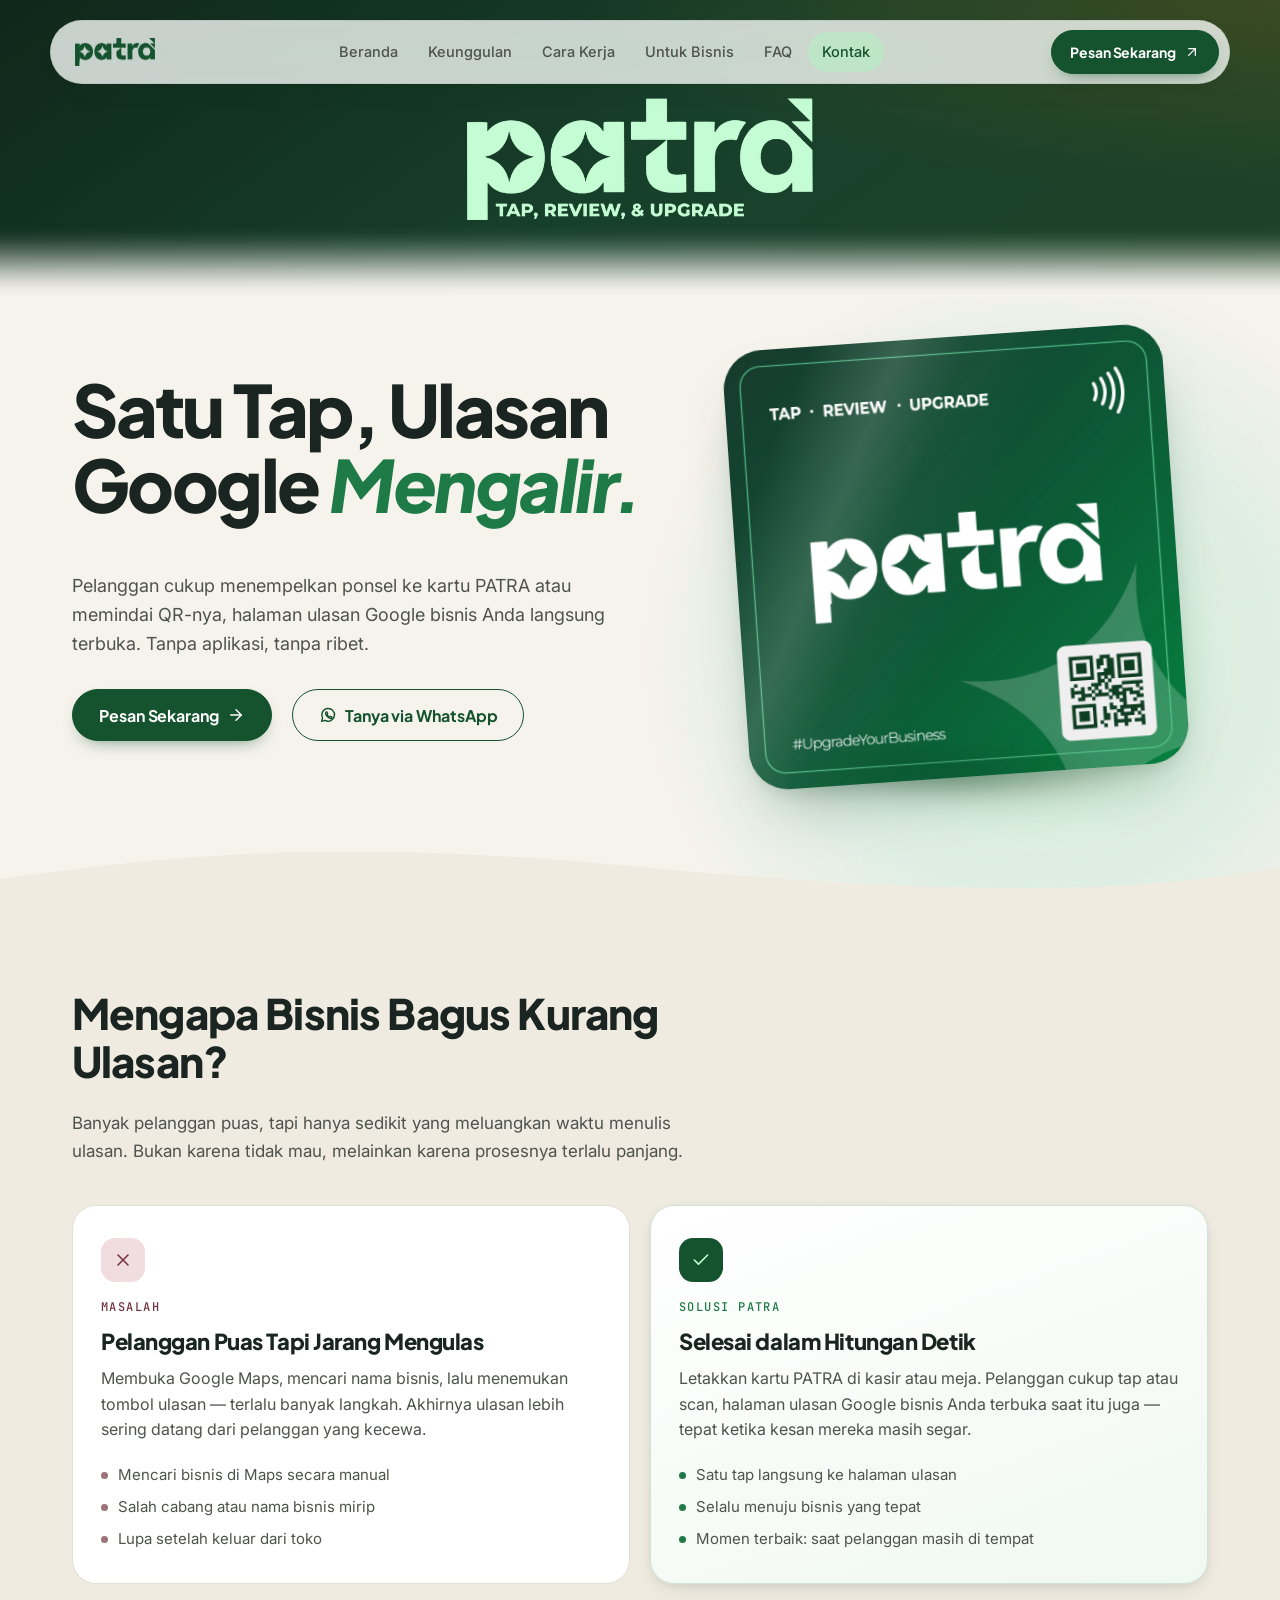
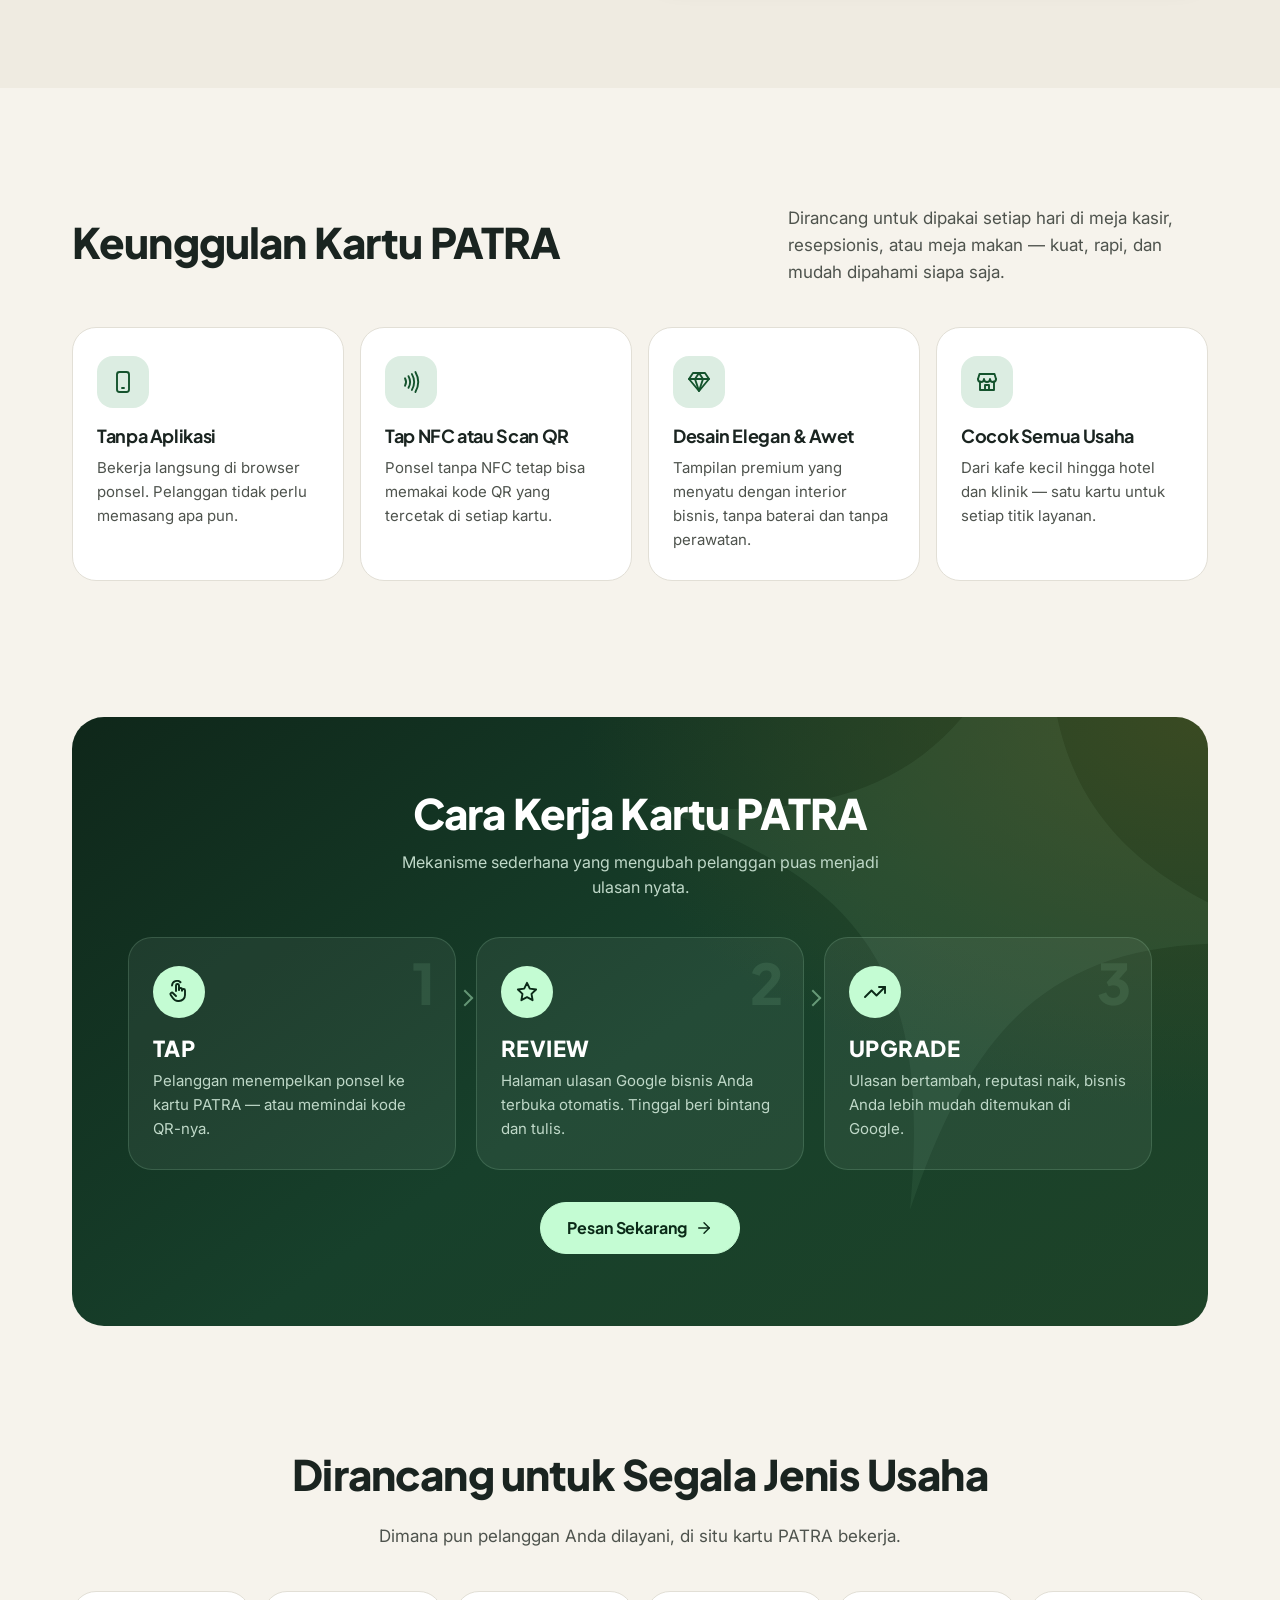
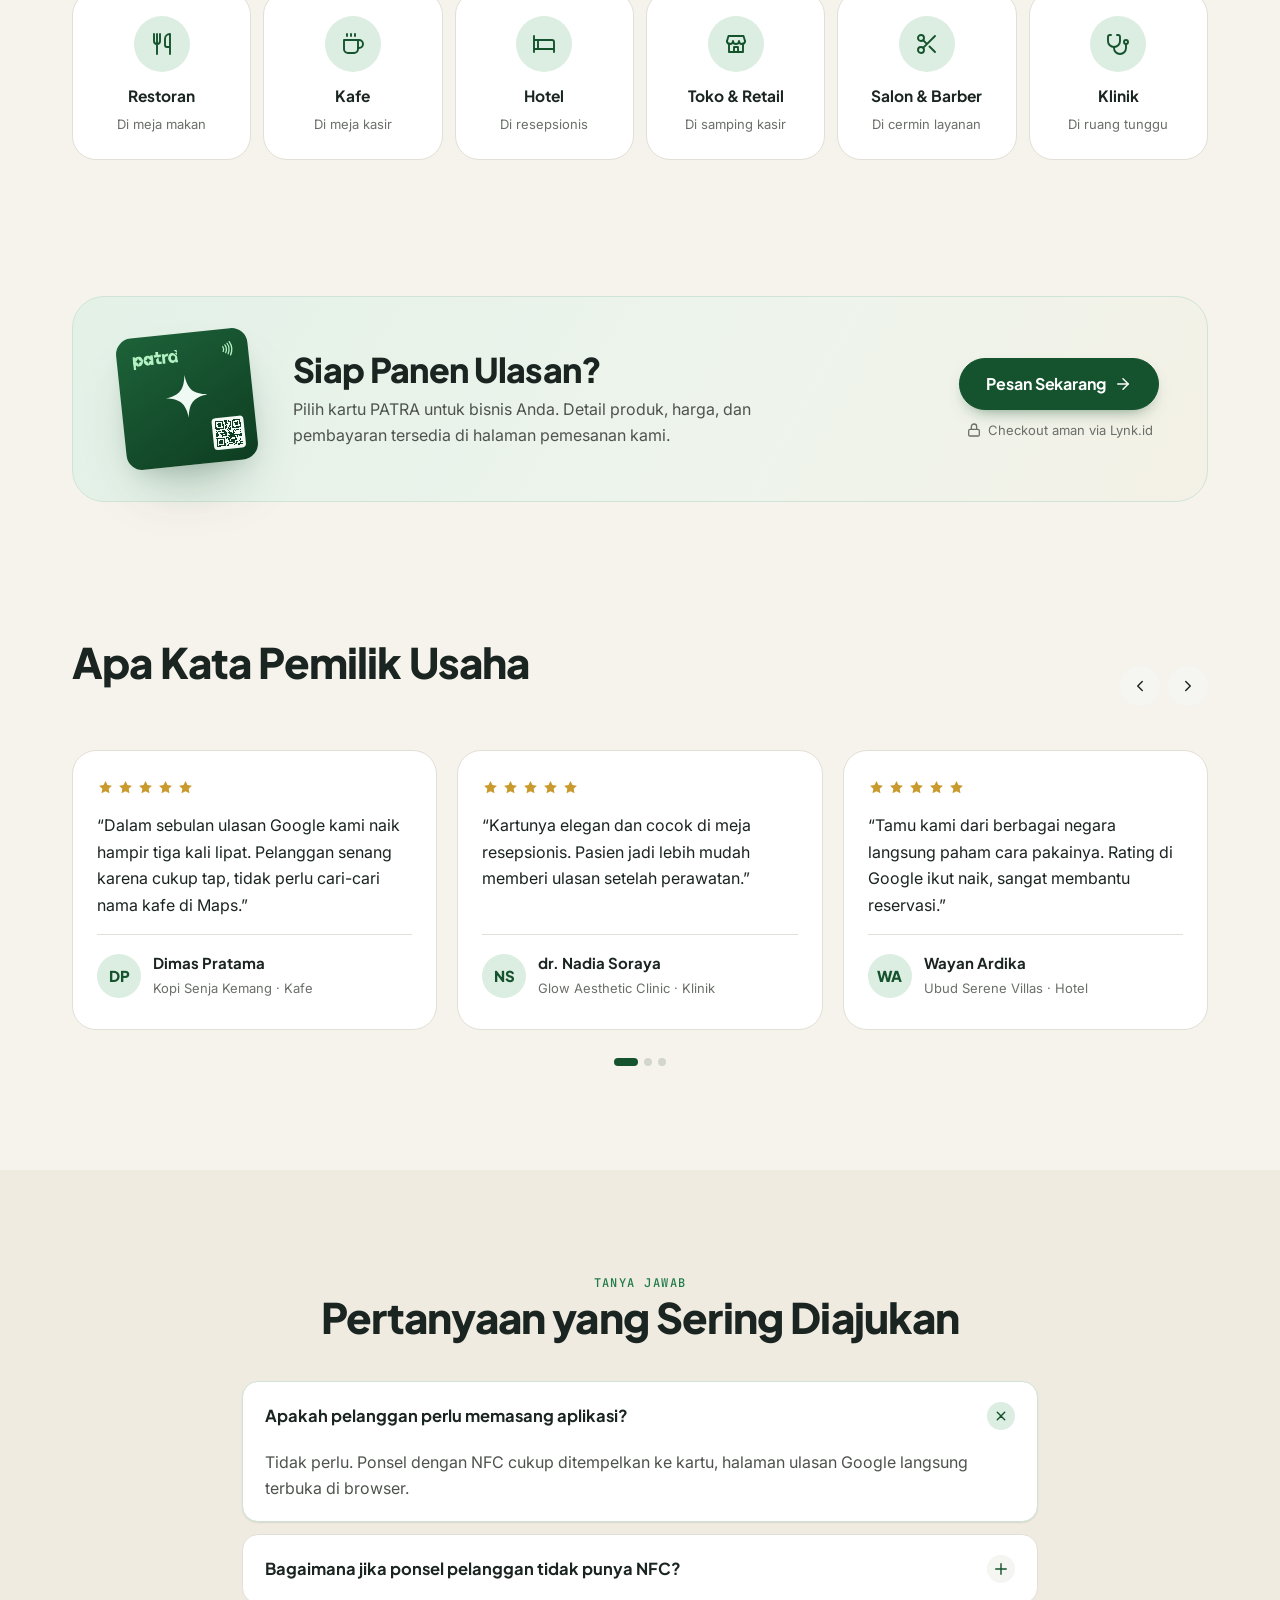
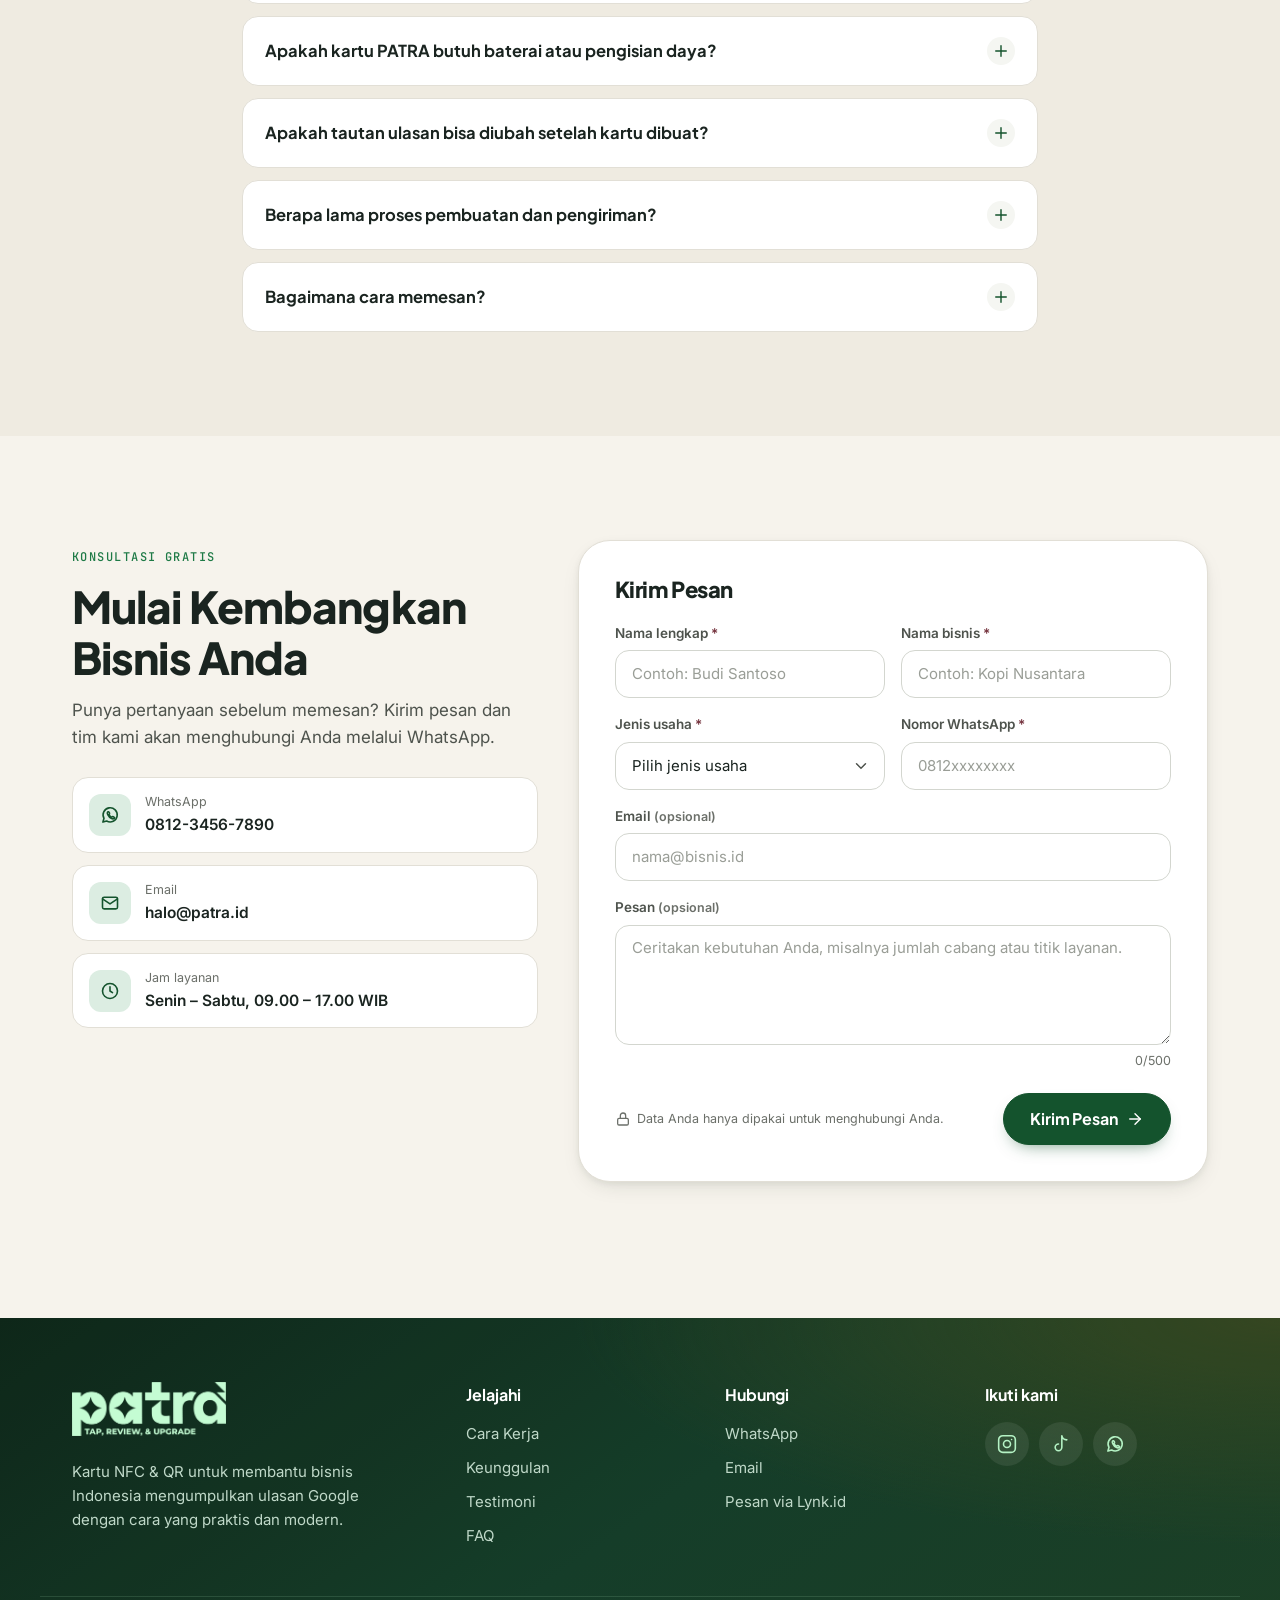
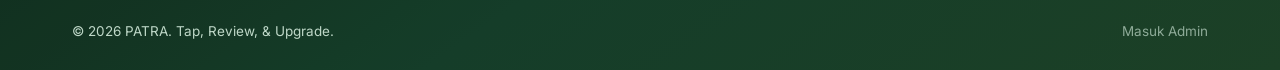
<file: index.html>
<!DOCTYPE html>
<html lang="id">
<head>
  <meta charset="UTF-8">
  <meta name="viewport" content="width=device-width, initial-scale=1, viewport-fit=cover">
  <title>PATRA — Kartu NFC untuk Ulasan Google Bisnis Anda</title>
  <meta name="description" content="Tingkatkan ulasan Google bisnis Anda dengan kartu NFC & QR PATRA. Satu tap, pelanggan langsung menulis ulasan. Tanpa aplikasi.">
  <meta name="theme-color" content="#14532D">
  <link rel="icon" href="assets/img/favicon.svg" type="image/svg+xml">
  <meta property="og:type" content="website">
  <meta property="og:title" content="PATRA — Tap, Review, & Upgrade">
  <meta property="og:description" content="Kartu NFC & QR yang membuat pelanggan menulis ulasan Google hanya dengan satu tap.">
  <meta property="og:image" content="assets/img/kartu-patra.webp">
  <meta name="twitter:card" content="summary_large_image">

  <link rel="preconnect" href="https://fonts.googleapis.com">
  <link rel="preconnect" href="https://fonts.gstatic.com" crossorigin>
  <link rel="preconnect" href="https://script.google.com">
  <link rel="preconnect" href="https://script.googleusercontent.com" crossorigin>
  <link rel="stylesheet" href="https://fonts.googleapis.com/css2?family=Inter:wght@400;500;600&family=JetBrains+Mono:wght@500&family=Plus+Jakarta+Sans:ital,wght@0,600;0,700;0,800;1,800&display=swap">
  <link rel="stylesheet" href="assets/css/base.css">
  <link rel="stylesheet" href="assets/css/landing.css?v=20261122q">
</head>
<body>
  <a class="skip-link" href="#main">Langsung ke konten</a>

  <!-- ===================== NAVBAR (pil mengambang) ===================== -->
  <header class="nav" id="nav">
    <div class="nav__inner">
      <a href="#top" class="nav__brand" aria-label="PATRA — ke atas halaman"><img src="assets/img/logo-wordmark-forest.png" alt="" width="640" height="225"></a>
      <nav class="nav__links" aria-label="Menu utama">
        <a href="#top">Beranda</a>
        <a href="#keunggulan">Keunggulan</a>
        <a href="#cara-kerja">Cara Kerja</a>
        <a href="#usaha">Untuk Bisnis</a>
        <a href="#faq">FAQ</a>
        <a href="#kontak">Kontak</a>
      </nav>
      <div class="nav__actions">
        <a class="btn btn--primary nav__cta" data-order data-pos="navbar" href="https://lynk.id/patra" target="_blank" rel="noopener"><span>Pesan<span class="nav__cta-more"> Sekarang</span></span> <i data-ic="arrow-up-right"></i></a>
        <button class="btn btn--icon btn--secondary nav__burger" id="menuBtn" type="button" aria-label="Buka menu" aria-expanded="false" aria-controls="mobileMenu"><i data-ic="menu"></i></button>
      </div>
    </div>
  </header>

  <div class="mmenu" id="mobileMenu" hidden>
    <div class="mmenu__panel">
      <div class="mmenu__head">
        <span class="logo"></span>
        <button class="btn btn--icon btn--secondary" id="menuClose" type="button" aria-label="Tutup menu"><i data-ic="x"></i></button>
      </div>
      <nav class="mmenu__links" aria-label="Menu ponsel">
        <a href="#top">Beranda <i data-ic="chevron-right"></i></a>
        <a href="#keunggulan">Keunggulan <i data-ic="chevron-right"></i></a>
        <a href="#cara-kerja">Cara Kerja <i data-ic="chevron-right"></i></a>
        <a href="#usaha">Untuk Bisnis <i data-ic="chevron-right"></i></a>
        <a href="#faq">FAQ <i data-ic="chevron-right"></i></a>
        <a href="#kontak">Kontak <i data-ic="chevron-right"></i></a>
      </nav>
      <div class="mmenu__foot">
        <a class="btn btn--primary btn--lg btn--block" data-order data-pos="menu-hp" href="https://lynk.id/patra" target="_blank" rel="noopener">Pesan Sekarang <i data-ic="arrow-right"></i></a>
        <a class="btn btn--secondary btn--lg btn--block" data-wa data-pos="menu-hp" href="#" target="_blank" rel="noopener"><i data-ic="whatsapp"></i> Tanya via WhatsApp</a>
      </div>
    </div>
  </div>

  <main id="main">
    <!-- ===================== VIDEO LOGO (visual utama awal halaman) =====================
         Bukan splash: tidak mengunci scroll, tidak menyembunyikan header, tidak ada teks di atasnya.
         Diputar sekali tiap halaman dibuka lalu berhenti di frame akhir (logo utuh). -->
    <section class="brand-stage" id="top" aria-label="Animasi logo PATRA: Tap, Review, &amp; Upgrade">
      <video id="brandVideo" class="brand-stage__video" src="assets/video/patra-logo-reveal-desktop.mp4" muted playsinline preload="auto" poster="assets/img/intro-poster.jpg" aria-hidden="true"></video>
      <!-- Autoplay langsung, kecuali pengunjung membatasi animasi (reduced motion) -->
      <script>if (!matchMedia('(prefers-reduced-motion: reduce)').matches) document.getElementById('brandVideo').autoplay = true;</script>
      <img class="brand-stage__still" id="brandStill" alt="" aria-hidden="true">
      <span class="logo logo--lockup brand-stage__fallback" aria-hidden="true"></span>
    </section>

    <!-- ===================== HERO ===================== -->
    <section class="hero">
      <div class="hero__blob" aria-hidden="true"></div>
      <div class="container hero__grid">
        <div class="hero__copy">
          <h1 class="hero__title reveal" id="heroTitle">Satu Tap, Ulasan Google <em>Mengalir.</em></h1>
          <p class="hero__sub reveal" id="heroSub">Pelanggan cukup menempelkan ponsel ke kartu PATRA atau memindai QR-nya, halaman ulasan Google bisnis Anda langsung terbuka. Tanpa aplikasi, tanpa ribet.</p>
          <div class="hero__ctas reveal">
            <a class="btn btn--primary btn--lg" data-order data-pos="hero" href="https://lynk.id/patra" target="_blank" rel="noopener">Pesan Sekarang <i data-ic="arrow-right"></i></a>
            <a class="btn btn--outline btn--lg" data-wa data-pos="hero" href="#" target="_blank" rel="noopener"><i data-ic="whatsapp"></i> Tanya via WhatsApp</a>
          </div>
        </div>

        <div class="hero__visual reveal">
          <div class="pcard-stage" id="cardStage">
            <div class="pcard" id="heroCard">
              <img class="pcard__img" src="assets/img/kartu-patra-foto.webp" alt="Kartu PATRA: logo patra, TAP · REVIEW · UPGRADE, ikon NFC, dan kode QR" width="2000" height="2000" decoding="async">
              <span class="pcard__sheen" aria-hidden="true"></span>
            </div>
            <div class="hero__shadow" aria-hidden="true"></div>
          </div>
        </div>
      </div>
      <svg class="wave wave--bottom" viewBox="0 0 1440 90" preserveAspectRatio="none" aria-hidden="true"><path d="M0 60C240 10 420 0 720 40s540 50 720 0v50H0z"/></svg>
    </section>

    <!-- ===================== MASALAH & SOLUSI ===================== -->
    <section class="section section--alt" id="masalah">
      <div class="container">
        <header class="sec-head reveal">
          <h2>Mengapa Bisnis Bagus Kurang Ulasan?</h2>
          <p>Banyak pelanggan puas, tapi hanya sedikit yang meluangkan waktu menulis ulasan. Bukan karena tidak mau, melainkan karena prosesnya terlalu panjang.</p>
        </header>
        <div class="ps-grid">
          <article class="ps-card ps-card--problem reveal">
            <span class="ps-ic"><i data-ic="x"></i></span>
            <span class="eyebrow eyebrow--burgundy">Masalah</span>
            <h3>Pelanggan Puas Tapi Jarang Mengulas</h3>
            <p>Membuka Google Maps, mencari nama bisnis, lalu menemukan tombol ulasan — terlalu banyak langkah. Akhirnya ulasan lebih sering datang dari pelanggan yang kecewa.</p>
            <ul class="ps-list"><li>Mencari bisnis di Maps secara manual</li><li>Salah cabang atau nama bisnis mirip</li><li>Lupa setelah keluar dari toko</li></ul>
          </article>
          <article class="ps-card ps-card--solution reveal">
            <span class="ps-ic"><i data-ic="check"></i></span>
            <span class="eyebrow">Solusi PATRA</span>
            <h3>Selesai dalam Hitungan Detik</h3>
            <p>Letakkan kartu PATRA di kasir atau meja. Pelanggan cukup tap atau scan, halaman ulasan Google bisnis Anda terbuka saat itu juga — tepat ketika kesan mereka masih segar.</p>
            <ul class="ps-list"><li>Satu tap langsung ke halaman ulasan</li><li>Selalu menuju bisnis yang tepat</li><li>Momen terbaik: saat pelanggan masih di tempat</li></ul>
          </article>
        </div>
      </div>
    </section>

    <!-- ===================== KEUNGGULAN ===================== -->
    <section class="section" id="keunggulan">
      <div class="container">
        <header class="sec-head sec-head--split reveal">
          <div>
            <h2>Keunggulan Kartu PATRA</h2>
          </div>
          <p>Dirancang untuk dipakai setiap hari di meja kasir, resepsionis, atau meja makan — kuat, rapi, dan mudah dipahami siapa saja.</p>
        </header>
        <div class="feat-grid">
          <article class="feat reveal"><span class="feat__ic"><i data-ic="smartphone"></i></span><h3>Tanpa Aplikasi</h3><p>Bekerja langsung di browser ponsel. Pelanggan tidak perlu memasang apa pun.</p></article>
          <article class="feat reveal"><span class="feat__ic"><i data-ic="nfc"></i></span><h3>Tap NFC atau Scan QR</h3><p>Ponsel tanpa NFC tetap bisa memakai kode QR yang tercetak di setiap kartu.</p></article>
          <article class="feat reveal"><span class="feat__ic"><i data-ic="gem"></i></span><h3>Desain Elegan &amp; Awet</h3><p>Tampilan premium yang menyatu dengan interior bisnis, tanpa baterai dan tanpa perawatan.</p></article>
          <article class="feat reveal"><span class="feat__ic"><i data-ic="store"></i></span><h3>Cocok Semua Usaha</h3><p>Dari kafe kecil hingga hotel dan klinik — satu kartu untuk setiap titik layanan.</p></article>
        </div>
      </div>
    </section>

    <!-- ===================== CARA KERJA ===================== -->
    <section class="section section--tight" id="cara-kerja">
      <div class="container">
        <div class="band reveal">
          <div class="band__glow" aria-hidden="true"></div>
          <header class="band__head">
            <h2>Cara Kerja Kartu PATRA</h2>
            <p>Mekanisme sederhana yang mengubah pelanggan puas menjadi ulasan nyata.</p>
          </header>
          <ol class="steps" role="list">
            <li class="step">
              <span class="step__num">1</span>
              <span class="step__ic"><i data-ic="tap"></i></span>
              <h3>TAP</h3>
              <p>Pelanggan menempelkan ponsel ke kartu PATRA — atau memindai kode QR-nya.</p>
            </li>
            <li class="step">
              <span class="step__num">2</span>
              <span class="step__ic"><i data-ic="star"></i></span>
              <h3>REVIEW</h3>
              <p>Halaman ulasan Google bisnis Anda terbuka otomatis. Tinggal beri bintang dan tulis.</p>
            </li>
            <li class="step">
              <span class="step__num">3</span>
              <span class="step__ic"><i data-ic="trending-up"></i></span>
              <h3>UPGRADE</h3>
              <p>Ulasan bertambah, reputasi naik, bisnis Anda lebih mudah ditemukan di Google.</p>
            </li>
          </ol>
          <div class="band__cta">
            <a class="btn btn--mint btn--lg" data-order data-pos="cara-kerja" href="https://lynk.id/patra" target="_blank" rel="noopener">Pesan Sekarang <i data-ic="arrow-right"></i></a>
          </div>
        </div>
      </div>
    </section>

    <!-- ===================== JENIS USAHA ===================== -->
    <section class="section" id="usaha">
      <div class="container">
        <header class="sec-head sec-head--center reveal">
          <h2>Dirancang untuk Segala Jenis Usaha</h2>
          <p>Dimana pun pelanggan Anda dilayani, di situ kartu PATRA bekerja.</p>
        </header>
        <ul class="biz-grid" role="list">
          <li class="biz reveal"><span class="biz__ic"><i data-ic="utensils"></i></span><b>Restoran</b><span>Di meja makan</span></li>
          <li class="biz reveal"><span class="biz__ic"><i data-ic="coffee"></i></span><b>Kafe</b><span>Di meja kasir</span></li>
          <li class="biz reveal"><span class="biz__ic"><i data-ic="bed"></i></span><b>Hotel</b><span>Di resepsionis</span></li>
          <li class="biz reveal"><span class="biz__ic"><i data-ic="store"></i></span><b>Toko &amp; Retail</b><span>Di samping kasir</span></li>
          <li class="biz reveal"><span class="biz__ic"><i data-ic="scissors"></i></span><b>Salon &amp; Barber</b><span>Di cermin layanan</span></li>
          <li class="biz reveal"><span class="biz__ic"><i data-ic="stethoscope"></i></span><b>Klinik</b><span>Di ruang tunggu</span></li>
        </ul>
      </div>
    </section>

    <!-- ===================== CTA PEMESANAN ===================== -->
    <section class="section section--tight" id="pesan">
      <div class="container">
        <div class="cta reveal">
          <div class="cta__card" aria-hidden="true">
            <span class="logo"></span>
            <span class="cta__nfc"><i data-ic="nfc"></i></span>
            <img src="assets/img/star.svg" alt="" class="cta__star">
            <span class="cta__qr"><img src="assets/img/qr.svg" alt=""></span>
          </div>
          <div class="cta__copy">
            <h2>Siap Panen Ulasan?</h2>
            <p>Pilih kartu PATRA untuk bisnis Anda. Detail produk, harga, dan pembayaran tersedia di halaman pemesanan kami.</p>
          </div>
          <div class="cta__act">
            <a class="btn btn--primary btn--lg" data-order data-pos="cta" href="https://lynk.id/patra" target="_blank" rel="noopener">Pesan Sekarang <i data-ic="arrow-right"></i></a>
            <span class="cta__note"><i data-ic="lock" class="ic-sm"></i> Checkout aman via Lynk.id</span>
          </div>
        </div>
      </div>
    </section>

    <!-- ===================== TESTIMONI ===================== -->
    <section class="section" id="testimoni">
      <div class="container">
        <header class="sec-head sec-head--split reveal">
          <div>
            <h2>Apa Kata Pemilik Usaha</h2>
          </div>
          <div class="slider-nav">
            <button class="btn btn--icon btn--secondary" type="button" id="testiPrev" aria-label="Testimoni sebelumnya"><i data-ic="chevron-left"></i></button>
            <button class="btn btn--icon btn--secondary" type="button" id="testiNext" aria-label="Testimoni berikutnya"><i data-ic="chevron-right"></i></button>
          </div>
        </header>
        <div class="testi-track" id="testiTrack" tabindex="0" aria-label="Daftar testimoni, geser untuk melihat lainnya"></div>
        <div class="testi-dots" id="testiDots" aria-hidden="true"></div>
      </div>
    </section>

    <!-- ===================== FAQ ===================== -->
    <section class="section section--alt" id="faq">
      <div class="container container--narrow">
        <header class="sec-head sec-head--center reveal">
          <span class="eyebrow">Tanya jawab</span>
          <h2>Pertanyaan yang Sering Diajukan</h2>
        </header>
        <div class="faq" id="faqList"></div>
      </div>
    </section>

    <!-- ===================== KONTAK ===================== -->
    <section class="section" id="kontak">
      <div class="container">
        <div class="contact reveal">
          <div class="contact__info">
            <span class="eyebrow">Konsultasi gratis</span>
            <h2>Mulai Kembangkan Bisnis Anda</h2>
            <p>Punya pertanyaan sebelum memesan? Kirim pesan dan tim kami akan menghubungi Anda melalui WhatsApp.</p>
            <ul class="contact__list" role="list">
              <li><span class="ci"><i data-ic="whatsapp"></i></span><span><small>WhatsApp</small><a data-wa data-pos="kontak" href="#" target="_blank" rel="noopener" id="contactWa">0812-3456-7890</a></span></li>
              <li><span class="ci"><i data-ic="mail"></i></span><span><small>Email</small><a href="mailto:halo@patra.id" id="contactEmail">halo@patra.id</a></span></li>
              <li><span class="ci"><i data-ic="clock"></i></span><span><small>Jam layanan</small><b id="contactHours">Senin – Sabtu, 09.00 – 17.00 WIB</b></span></li>
            </ul>
          </div>

          <div class="contact__form-wrap">
            <form class="contact__form" id="leadForm" novalidate>
              <h3>Kirim Pesan</h3>
              <div class="form-grid">
                <div class="field" data-f="nama">
                  <label for="fNama">Nama lengkap <span class="req">*</span></label>
                  <input class="input" id="fNama" name="nama" autocomplete="name" maxlength="80" required placeholder="Contoh: Budi Santoso">
                </div>
                <div class="field" data-f="bisnis">
                  <label for="fBisnis">Nama bisnis <span class="req">*</span></label>
                  <input class="input" id="fBisnis" name="bisnis" autocomplete="organization" maxlength="80" required placeholder="Contoh: Kopi Nusantara">
                </div>
                <div class="field" data-f="jenis">
                  <label for="fJenis">Jenis usaha <span class="req">*</span></label>
                  <select class="select" id="fJenis" name="jenis" required>
                    <option value="">Pilih jenis usaha</option>
                    <option>Restoran</option><option>Kafe</option><option>Hotel</option><option>Toko / Retail</option>
                    <option>Salon &amp; Barbershop</option><option>Klinik</option><option>Bengkel</option><option>Lainnya</option>
                  </select>
                </div>
                <div class="field" data-f="wa">
                  <label for="fWa">Nomor WhatsApp <span class="req">*</span></label>
                  <input class="input" id="fWa" name="wa" type="tel" inputmode="tel" autocomplete="tel" maxlength="18" required placeholder="0812xxxxxxxx">
                </div>
                <div class="field field--full" data-f="email">
                  <label for="fEmail">Email <span class="field-hint">(opsional)</span></label>
                  <input class="input" id="fEmail" name="email" type="email" inputmode="email" autocomplete="email" maxlength="120" placeholder="nama@bisnis.id">
                </div>
                <div class="field field--full" data-f="pesan">
                  <label for="fPesan">Pesan <span class="field-hint">(opsional)</span></label>
                  <textarea class="textarea" id="fPesan" name="pesan" maxlength="500" placeholder="Ceritakan kebutuhan Anda, misalnya jumlah cabang atau titik layanan."></textarea>
                  <span class="field-hint counter" id="pesanCount">0/500</span>
                </div>
                <!-- honeypot: dibiarkan kosong oleh manusia -->
                <div class="hp" aria-hidden="true"><label for="fWeb">Website</label><input id="fWeb" name="website" tabindex="-1" autocomplete="off"></div>
              </div>
              <div class="form-foot">
                <span class="field-hint"><i data-ic="lock" class="ic-sm"></i> Data Anda hanya dipakai untuk menghubungi Anda.</span>
                <button class="btn btn--primary btn--lg" type="submit" id="leadSubmit">Kirim Pesan <i data-ic="arrow-right"></i></button>
              </div>
            </form>

            <div class="contact__done" id="leadDone" hidden tabindex="-1">
              <span class="done-ic"><i data-ic="check"></i></span>
              <h3>Terima kasih!</h3>
              <p>Pesan Anda sudah kami terima. Tim PATRA akan segera menghubungi Anda melalui WhatsApp.</p>
              <div class="done-act">
                <a class="btn btn--primary" data-order data-pos="form-sukses" href="https://lynk.id/patra" target="_blank" rel="noopener">Pesan Sekarang <i data-ic="arrow-right"></i></a>
                <a class="btn btn--outline" data-wa data-pos="form-sukses" href="#" target="_blank" rel="noopener"><i data-ic="whatsapp"></i> Chat WhatsApp</a>
              </div>
              <button class="link-btn" type="button" id="leadAgain">Kirim pesan lain</button>
            </div>
          </div>
        </div>
      </div>
    </section>
  </main>

  <!-- ===================== FOOTER ===================== -->
  <footer class="footer">
    <div class="container footer__grid">
      <div class="footer__brand">
        <span class="logo logo--lockup"></span>
        <p>Kartu NFC &amp; QR untuk membantu bisnis Indonesia mengumpulkan ulasan Google dengan cara yang praktis dan modern.</p>
      </div>
      <nav class="footer__col" aria-label="Tautan footer">
        <b>Jelajahi</b>
        <a href="#cara-kerja">Cara Kerja</a><a href="#keunggulan">Keunggulan</a><a href="#testimoni">Testimoni</a><a href="#faq">FAQ</a>
      </nav>
      <div class="footer__col">
        <b>Hubungi</b>
        <a data-wa data-pos="footer" href="#" target="_blank" rel="noopener">WhatsApp</a>
        <a href="mailto:halo@patra.id" id="footerEmail">Email</a>
        <a data-order data-pos="footer" href="https://lynk.id/patra" target="_blank" rel="noopener">Pesan via Lynk.id</a>
      </div>
      <div class="footer__col">
        <b>Ikuti kami</b>
        <div class="footer__social">
          <a id="socIg" href="https://instagram.com/patra.id" target="_blank" rel="noopener" aria-label="Instagram PATRA"><i data-ic="instagram"></i></a>
          <a id="socTt" href="https://tiktok.com/@patra.id" target="_blank" rel="noopener" aria-label="TikTok PATRA"><i data-ic="tiktok"></i></a>
          <a data-wa data-pos="footer" href="#" target="_blank" rel="noopener" aria-label="WhatsApp PATRA"><i data-ic="whatsapp"></i></a>
        </div>
      </div>
    </div>
    <div class="container footer__bottom">
      <span>© <span id="year">2026</span> PATRA. Tap, Review, &amp; Upgrade.</span>
      <a href="admin.html" class="footer__admin">Masuk Admin</a>
    </div>
  </footer>

  <!-- ===================== BAR PESAN MENGAMBANG (HP) ===================== -->
  <div class="sticky-bar" id="stickyBar" aria-hidden="true">
    <a class="btn btn--primary btn--lg sticky-bar__order" data-order data-pos="mengambang" href="https://lynk.id/patra" target="_blank" rel="noopener" tabindex="-1">Pesan Sekarang <i data-ic="arrow-right"></i></a>
    <a class="btn btn--icon sticky-bar__wa" data-wa data-pos="mengambang" href="#" target="_blank" rel="noopener" aria-label="Chat WhatsApp" tabindex="-1"><i data-ic="whatsapp"></i></a>
  </div>

  <script src="assets/js/config.js" defer></script>
  <script src="assets/js/core.js" defer></script>
  <script src="assets/js/landing.js?v=20261122n" defer></script>
  <!-- Mode Edit UI: alat lokal, hanya di localhost dengan ?edit (filenya tidak di-deploy) -->
  <script>if (/^(localhost|127\.0\.0\.1)$/.test(location.hostname) && /[?&]edit\b/.test(location.search)) document.body.appendChild(Object.assign(document.createElement('script'), { src: 'assets/js/edit-mode.js?' + Date.now() }));</script>
</body>
</html>
</file>
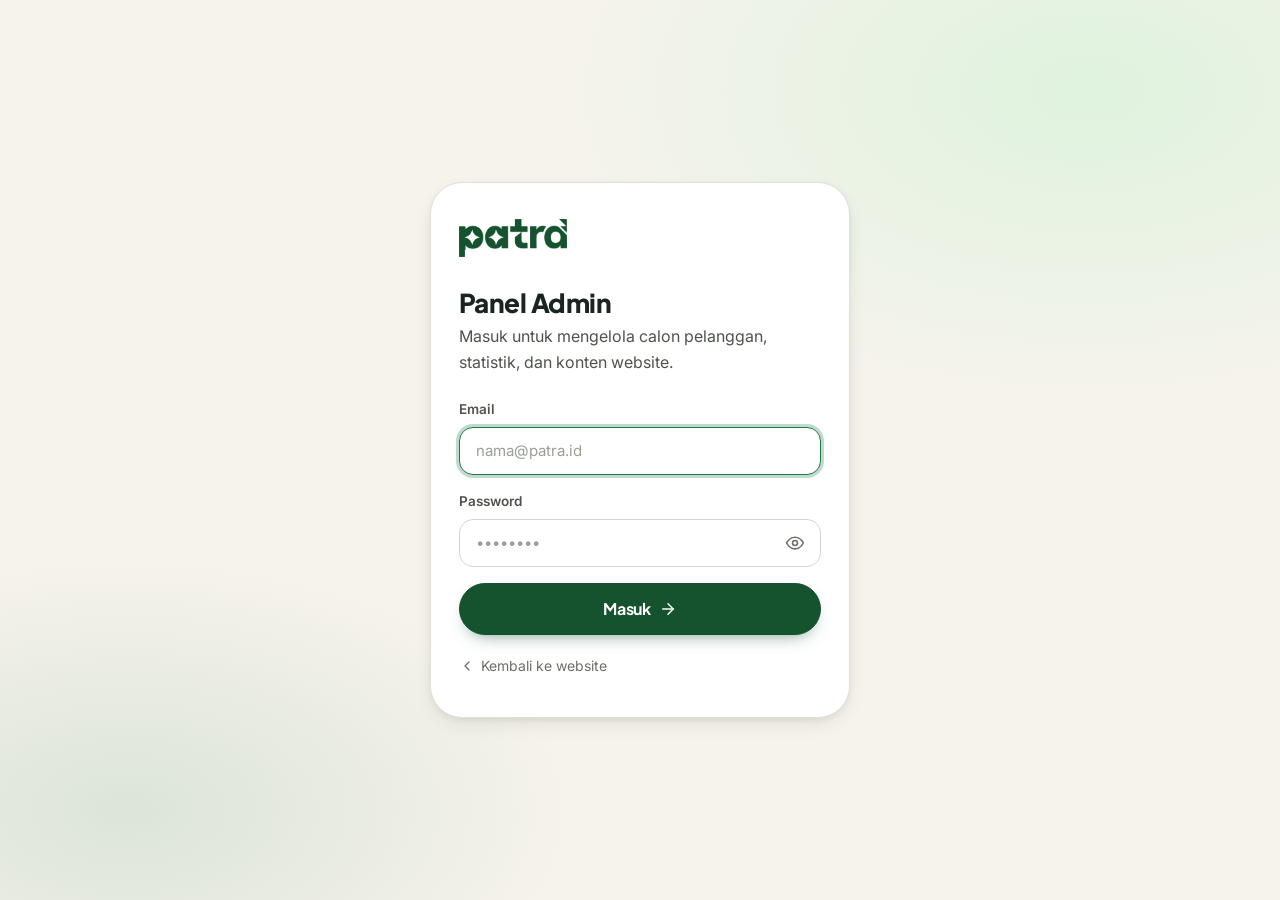
<file: admin.html>
<!DOCTYPE html>
<html lang="id">
<head>
  <meta charset="UTF-8">
  <meta name="viewport" content="width=device-width, initial-scale=1, viewport-fit=cover">
  <title>Panel Admin — PATRA</title>
  <meta name="robots" content="noindex, nofollow">
  <meta name="theme-color" content="#14532D">
  <link rel="icon" href="assets/img/favicon.svg" type="image/svg+xml">
  <link rel="preconnect" href="https://fonts.googleapis.com">
  <link rel="preconnect" href="https://fonts.gstatic.com" crossorigin>
  <link rel="preconnect" href="https://script.google.com">
  <link rel="preconnect" href="https://script.googleusercontent.com" crossorigin>
  <link rel="preconnect" href="https://cdnjs.cloudflare.com" crossorigin>
  <link rel="stylesheet" href="https://fonts.googleapis.com/css2?family=Inter:wght@400;500;600;700&family=JetBrains+Mono:wght@500&family=Plus+Jakarta+Sans:wght@700;800&display=swap">
  <link rel="stylesheet" href="assets/css/base.css">
  <link rel="stylesheet" href="assets/css/admin.css">
  <script>
    // Terapkan tema sebelum render (tanpa kedip)
    (function () { try { var t = localStorage.getItem('patra:v1:theme'); if (t) document.documentElement.setAttribute('data-theme', JSON.parse(t)); } catch (e) {} })();
  </script>
</head>
<body>
  <!-- ===================== LOGIN ===================== -->
  <section class="login" id="loginView" hidden>
    <div class="login__card">
      <span class="logo" aria-label="PATRA"></span>
      <h1>Panel Admin</h1>
      <p>Masuk untuk mengelola calon pelanggan, statistik, dan konten website.</p>
      <form id="loginForm" novalidate>
        <div class="alert alert--error" id="loginError" role="alert" hidden></div>
        <div class="alert alert--info" id="demoHint" hidden><i data-ic="info" class="ic-sm"></i><span><b>Mode demo</b> (GAS_URL belum diisi). Masuk dengan <b>admin@patra.id</b> / <b>demo1234</b>, atau <b>cs@patra.id</b> / <b>demo1234</b> untuk peran Staf.</span></div>
        <div class="field">
          <label for="lEmail">Email</label>
          <input class="input" id="lEmail" type="email" autocomplete="username" inputmode="email" required placeholder="nama@patra.id">
        </div>
        <div class="field">
          <label for="lPass">Password</label>
          <div class="pw-wrap">
            <input class="input" id="lPass" type="password" autocomplete="current-password" required placeholder="••••••••">
            <button class="pw-toggle" type="button" data-pw="lPass" aria-label="Tampilkan password"><i data-ic="eye"></i></button>
          </div>
        </div>
        <button class="btn btn--primary btn--lg btn--block" type="submit" id="loginBtn">Masuk <i data-ic="arrow-right"></i></button>
      </form>
      <a class="login__back" href="index.html"><i data-ic="chevron-left" class="ic-sm"></i> Kembali ke website</a>
    </div>
  </section>

  <!-- ===================== APLIKASI ===================== -->
  <div class="shell" id="appView" hidden>
    <aside class="side" aria-label="Navigasi admin">
      <div class="side__brand">
        <span class="side__mark"><img src="assets/img/star.svg" alt=""></span>
        <span><span class="logo" aria-label="PATRA"></span><small>ADMIN CONSOLE</small></span>
      </div>
      <div class="side__label">Menu</div>
      <nav class="side__nav" id="sideNav"></nav>
      <div class="side__foot">
        <div class="side__status" id="sideStatus"><span class="dot"></span><span id="sideStatusText">Tersinkron</span></div>
      </div>
    </aside>

    <div class="main">
      <header class="top" id="topBar">
        <div class="top__brand"><span class="side__mark" style="width:34px;height:34px;border-radius:10px"><img src="assets/img/star.svg" alt="" style="width:16px;height:16px"></span></div>
        <div class="top__title" id="topTitle">Dashboard</div>
        <div class="top__actions">
          <span class="sync" id="syncState" title="Status sinkronisasi"><i data-ic="refresh"></i><span class="only-desk" id="syncText">Tersinkron</span></span>
          <button class="btn btn--icon btn--ghost" id="refreshBtn" type="button" aria-label="Muat ulang data"><i data-ic="refresh"></i></button>
          <button class="btn btn--icon btn--ghost" id="themeBtn" type="button" aria-label="Ganti tema terang/gelap"><i data-ic="moon"></i></button>
          <button class="avatar-btn" id="userBtn" type="button" aria-haspopup="menu" aria-expanded="false">
            <span class="av" id="userAv">AP</span>
            <span class="who"><b id="userName">Admin</b><small id="userRole">Admin</small></span>
          </button>
        </div>
      </header>
      <div class="menu-pop" id="userMenu" role="menu" hidden>
        <button type="button" role="menuitem" data-act="password"><i data-ic="key"></i> Ganti password</button>
        <a role="menuitem" href="index.html" target="_blank" rel="noopener"><i data-ic="external"></i> Lihat website</a>
        <hr>
        <button type="button" role="menuitem" class="danger" data-act="logout"><i data-ic="logout"></i> Keluar</button>
      </div>

      <main class="content" id="pages" tabindex="-1"></main>
    </div>

    <nav class="bnav" id="bottomNav" aria-label="Navigasi bawah"></nav>
  </div>

  <div id="layer"></div>

  <script src="assets/js/config.js" defer></script>
  <script src="assets/js/core.js" defer></script>
  <script src="assets/js/admin.js" defer></script>
</body>
</html>
</file>
<file: assets/css/base.css>
/* ==========================================================================
   PATRA — Design tokens & komponen dasar (Forest Modern Minimalist)
   Dipakai bersama oleh landing page (index.html) dan panel admin (admin.html)
   ========================================================================== */

:root {
  /* Brand */
  --forest: #14532D;
  --forest-deep: #0E3D21;
  --forest-ink: #0B2A18;
  --green: #1E7A46;
  --burgundy: #75333E;
  --neutral: #757873;
  --mint: #B4F2C4;
  --mint-logo: #C4FCD3;
  --mint-soft: #D7F2DF;
  --green-tint: #DCEDE2;
  --burgundy-tint: #F1DCDF;
  --gold: #C99A2E;
  --gold-tint: #F6EBCF;
  --danger: #B42318;
  --danger-tint: #FBE4E1;

  /* Permukaan & teks */
  --bg: #F6F3EC;
  --bg-alt: #EFEBE1;
  --surface: #FFFFFF;
  --surface-2: #F5F6F2;
  --line: #E2DFD6;
  --line-strong: #D3D6CF;
  --text: #1A2420;
  --text-2: #4E534D;
  --text-3: #6B6F69;
  --on-dark: #F2FBF5;
  --on-dark-2: #BFD8C8;

  --brand-gradient: radial-gradient(120% 140% at 100% 0%, #3A4A22 0%, rgba(58,74,34,0) 46%),
                    linear-gradient(145deg, #0F271A 0%, #17402B 52%, #1E4328 100%);

  /* Tipografi */
  --font-head: "Plus Jakarta Sans", system-ui, -apple-system, "Segoe UI", sans-serif;
  --font-body: "Inter", system-ui, -apple-system, "Segoe UI", sans-serif;
  --font-mono: "JetBrains Mono", ui-monospace, SFMono-Regular, Menlo, monospace;

  /* Bentuk & kedalaman */
  --r-sm: 10px;
  --r-md: 16px;
  --r-lg: 24px;
  --r-xl: 32px;
  --r-pill: 999px;
  --shadow-sm: 0 1px 2px rgba(20, 40, 28, .06), 0 1px 1px rgba(20, 40, 28, .04);
  --shadow-md: 0 8px 24px -10px rgba(20, 40, 28, .18), 0 2px 6px rgba(20, 40, 28, .05);
  --shadow-lg: 0 30px 60px -24px rgba(14, 61, 33, .38), 0 10px 24px -12px rgba(14, 61, 33, .2);
  --ring: 0 0 0 3px rgba(30, 122, 70, .28);

  --ease-out: cubic-bezier(.22, 1, .36, 1);
  --ease-in-out: cubic-bezier(.65, 0, .35, 1);
  --t-fast: 160ms;
  --t-med: 260ms;

  color-scheme: light;
}

/* ---------- Reset ringan ---------- */
*, *::before, *::after { box-sizing: border-box; }
html { -webkit-text-size-adjust: 100%; scroll-behavior: smooth; }
body {
  margin: 0;
  font-family: var(--font-body);
  font-size: 16px;
  line-height: 1.6;
  color: var(--text);
  background: var(--bg);
  -webkit-font-smoothing: antialiased;
  text-rendering: optimizeLegibility;
  overflow-x: hidden;
}
img, svg, video { display: block; max-width: 100%; }
button, input, select, textarea { font: inherit; color: inherit; }
a { color: var(--forest); text-decoration: none; }
a:hover { color: var(--green); }
h1, h2, h3, h4 { font-family: var(--font-head); line-height: 1.15; letter-spacing: -.02em; margin: 0; color: var(--text); }
p { margin: 0; }
[hidden] { display: none !important; }
::selection { background: var(--mint); color: var(--forest-ink); }
:focus-visible { outline: none; box-shadow: var(--ring); border-radius: 8px; }

.sr-only { position: absolute; width: 1px; height: 1px; padding: 0; margin: -1px; overflow: hidden; clip: rect(0 0 0 0); white-space: nowrap; border: 0; }
.skip-link { position: absolute; left: 12px; top: -60px; z-index: 1000; background: var(--forest); color: #fff; padding: 10px 16px; border-radius: var(--r-pill); }
.skip-link:focus { top: 12px; color: #fff; }

/* ---------- Ikon (SVG inline, gaya garis) ---------- */
.ic { width: 20px; height: 20px; flex: none; stroke: currentColor; fill: none; stroke-width: 1.9; stroke-linecap: round; stroke-linejoin: round; }
.ic-sm { width: 16px; height: 16px; }
.ic-lg { width: 24px; height: 24px; }
.ic-fill { fill: currentColor; stroke: none; }

/* ---------- Logo (PNG putih sebagai mask → warna bebas) ---------- */
.logo {
  display: inline-block;
  aspect-ratio: 640 / 225;
  height: 30px;
  background: currentColor;
  -webkit-mask: url("../img/logo-wordmark.png") center / contain no-repeat;
          mask: url("../img/logo-wordmark.png") center / contain no-repeat;
  color: var(--forest);
}
.logo--lockup { -webkit-mask-image: url("../img/logo-lockup.png"); mask-image: url("../img/logo-lockup.png"); }

/* ---------- Tombol ---------- */
.btn {
  --btn-bg: var(--surface);
  --btn-fg: var(--text);
  --btn-bd: var(--line-strong);
  display: inline-flex; align-items: center; justify-content: center; gap: 8px;
  min-height: 44px; padding: 10px 20px;
  border-radius: var(--r-pill);
  border: 1px solid var(--btn-bd);
  background: var(--btn-bg); color: var(--btn-fg);
  font-family: var(--font-head); font-weight: 700; font-size: 15px; letter-spacing: -.005em;
  line-height: 1.2; white-space: nowrap; cursor: pointer; user-select: none;
  transition: transform var(--t-fast) var(--ease-out), background-color var(--t-fast), box-shadow var(--t-fast), border-color var(--t-fast), color var(--t-fast);
  -webkit-tap-highlight-color: transparent;
}
.btn:hover { color: var(--btn-fg); transform: translateY(-1px); }
.btn:active { transform: translateY(0) scale(.98); }
.btn[disabled], .btn[aria-busy="true"] { opacity: .65; cursor: not-allowed; transform: none; }
.btn--primary { --btn-bg: var(--forest); --btn-fg: #fff; --btn-bd: var(--forest); box-shadow: 0 8px 18px -10px rgba(20, 83, 45, .7); }
.btn--primary:hover { --btn-bg: var(--forest-deep); }
.btn--secondary { --btn-bg: var(--surface-2); --btn-fg: var(--text); --btn-bd: transparent; }
.btn--secondary:hover { --btn-bg: var(--green-tint); }
.btn--inverted { --btn-bg: var(--forest-ink); --btn-fg: #fff; --btn-bd: var(--forest-ink); }
.btn--outline { --btn-bg: transparent; --btn-fg: var(--forest); --btn-bd: currentColor; }
.btn--outline:hover { --btn-bg: var(--green-tint); }
.btn--mint { --btn-bg: var(--mint-logo); --btn-fg: var(--forest-ink); --btn-bd: var(--mint-logo); }
.btn--mint:hover { --btn-bg: #fff; }
.btn--ghost { --btn-bg: transparent; --btn-bd: transparent; --btn-fg: var(--text-2); }
.btn--ghost:hover { --btn-bg: var(--surface-2); }
.btn--danger { --btn-bg: var(--danger); --btn-fg: #fff; --btn-bd: var(--danger); }
.btn--sm { min-height: 36px; padding: 6px 14px; font-size: 13.5px; }
.btn--lg { min-height: 52px; padding: 14px 26px; font-size: 16px; }
.btn--block { width: 100%; }
.btn--icon { width: 40px; min-height: 40px; padding: 0; border-radius: 50%; }
.btn .ic { width: 18px; height: 18px; }

.spinner { width: 18px; height: 18px; border-radius: 50%; border: 2.5px solid currentColor; border-right-color: transparent; animation: spin .7s linear infinite; }
@keyframes spin { to { transform: rotate(360deg); } }

/* ---------- Form ---------- */
.field { display: flex; flex-direction: column; gap: 6px; min-width: 0; }
.field > label, .label { font-size: 13.5px; font-weight: 600; color: var(--text-2); }
.field > label .req { color: var(--burgundy); }
.input, .select, .textarea {
  width: 100%; min-height: 46px; padding: 11px 16px;
  border-radius: 14px; border: 1px solid var(--line-strong); background: var(--surface);
  font-size: 15px; color: var(--text);
  transition: border-color var(--t-fast), box-shadow var(--t-fast), background-color var(--t-fast);
}
.input::placeholder, .textarea::placeholder { color: #9A9E97; }
.input:hover, .select:hover, .textarea:hover { border-color: #BEC2BA; }
.input:focus, .select:focus, .textarea:focus { outline: none; border-color: var(--green); box-shadow: var(--ring); }
.textarea { min-height: 120px; resize: vertical; line-height: 1.5; }
.select { appearance: none; -webkit-appearance: none; padding-right: 42px; cursor: pointer;
  background-image: url("data:image/svg+xml,%3Csvg xmlns='http://www.w3.org/2000/svg' viewBox='0 0 24 24' fill='none' stroke='%234E534D' stroke-width='2' stroke-linecap='round'%3E%3Cpath d='m6 9 6 6 6-6'/%3E%3C/svg%3E");
  background-repeat: no-repeat; background-position: right 14px center; background-size: 18px; }
.input--pill { border-radius: var(--r-pill); }
.field.is-invalid .input, .field.is-invalid .select, .field.is-invalid .textarea { border-color: var(--danger); background: #FFFBFA; }
.field-error { font-size: 13px; color: var(--danger); display: flex; gap: 6px; align-items: center; }
.field-hint { font-size: 12.5px; color: var(--text-3); }
.input-icon { position: relative; }
.input-icon > .ic { position: absolute; left: 16px; top: 50%; transform: translateY(-50%); color: var(--text-3); pointer-events: none; }
.input-icon > .input { padding-left: 46px; }

/* ---------- Chip / badge ---------- */
.chip {
  display: inline-flex; align-items: center; gap: 6px;
  padding: 5px 12px; border-radius: var(--r-pill);
  font-family: var(--font-mono); font-size: 11.5px; font-weight: 500; letter-spacing: .06em; text-transform: uppercase;
  background: var(--green-tint); color: var(--forest);
}
.chip .dot { width: 6px; height: 6px; border-radius: 50%; background: currentColor; }
.badge { display: inline-flex; align-items: center; gap: 6px; padding: 3px 10px; border-radius: var(--r-pill); font-size: 12.5px; font-weight: 600; white-space: nowrap; }
.badge::before { content: ""; width: 6px; height: 6px; border-radius: 50%; background: currentColor; }
.badge--baru { background: var(--green-tint); color: var(--forest); }
.badge--dihubungi { background: var(--gold-tint); color: #8A6414; }
.badge--closing { background: var(--forest); color: #fff; }
.badge--batal { background: var(--burgundy-tint); color: var(--burgundy); }
.badge--muted { background: var(--surface-2); color: var(--text-3); }

.mono { font-family: var(--font-mono); }
.eyebrow { font-family: var(--font-mono); font-size: 12px; font-weight: 500; letter-spacing: .12em; text-transform: uppercase; color: var(--green); }

/* ---------- Kartu ---------- */
.card { background: var(--surface); border: 1px solid var(--line); border-radius: var(--r-lg); box-shadow: var(--shadow-sm); }

/* ---------- Toast ---------- */
.toast-stack { position: fixed; z-index: 2000; right: 16px; top: 16px; display: flex; flex-direction: column; gap: 10px; width: min(380px, calc(100vw - 32px)); pointer-events: none; }
.toast {
  pointer-events: auto; display: flex; gap: 12px; align-items: flex-start;
  padding: 14px 16px; border-radius: var(--r-md); background: var(--forest-ink); color: #fff;
  box-shadow: var(--shadow-lg); font-size: 14px; line-height: 1.45;
  animation: toast-in var(--t-med) var(--ease-out);
}
.toast b { display: block; font-family: var(--font-head); font-size: 14.5px; }
.toast .ic { margin-top: 1px; color: var(--mint); }
.toast--error { background: #4A1A21; }
.toast--error .ic { color: #FFB4B4; }
.toast.out { animation: toast-out 200ms ease-in forwards; }
@keyframes toast-in { from { opacity: 0; transform: translateY(-8px) scale(.98); } }
@keyframes toast-out { to { opacity: 0; transform: translateY(-6px); } }

/* ---------- Skeleton ---------- */
.skel { background: linear-gradient(90deg, #ECEAE3 25%, #F5F3EE 50%, #ECEAE3 75%); background-size: 200% 100%; animation: skel 1.4s ease infinite; border-radius: 10px; }
@keyframes skel { to { background-position: -200% 0; } }

/* ---------- Gerak dikurangi ---------- */
@media (prefers-reduced-motion: reduce) {
  html { scroll-behavior: auto; }
  *, *::before, *::after { animation-duration: .01ms !important; animation-iteration-count: 1 !important; transition-duration: .01ms !important; }
}
</file>
<file: assets/css/landing.css>
/* ==========================================================================
   PATRA — Landing page (mobile-first)
   ========================================================================== */

.container { width: 100%; max-width: 1200px; margin: 0 auto; padding: 0 20px; }
.container--narrow { max-width: 860px; }
@media (min-width: 768px) { .container { padding: 0 32px; } }

.section { padding: 72px 0; position: relative; }
.section--tight { padding: 24px 0; }
.section--alt { background: var(--bg-alt); }
@media (min-width: 1024px) { .section { padding: 104px 0; } .section--tight { padding: 32px 0; } }

.sec-head { display: flex; flex-direction: column; gap: 12px; margin-bottom: 40px; max-width: 640px; }
.sec-head h2 { font-size: clamp(28px, 4.2vw, 42px); font-weight: 800; }
.sec-head > h2 { margin-top: -12px; }
.sec-head p { color: var(--text-2); font-size: 17px; margin-top: 13px; }
.sec-head--center { text-align: center; align-items: center; margin-left: auto; margin-right: auto; }
@media (min-width: 768px) { .sec-head--center > h2 { width: 696px; } }   /* judul satu baris; di HP tetap ikut lebar layar */
.sec-head--split { max-width: none; }
.sec-head--split h2 { margin-bottom: 20px; }
@media (min-width: 900px) {
  .sec-head--split { flex-direction: row; justify-content: space-between; align-items: flex-end; gap: 48px; }
  .sec-head--split > p { max-width: 420px; }
}
.eyebrow--burgundy { color: var(--burgundy); }

/* Muncul saat digulir */
.reveal { opacity: 0; transform: translateY(14px); transition: opacity .5s var(--ease-out), transform .5s var(--ease-out); transition-delay: var(--d, 0ms); }
.reveal.in { opacity: 1; transform: none; }
.no-js .reveal { opacity: 1; transform: none; }

/* ---------- Video logo PATRA: visual utama awal halaman (bukan splash) ---------- */
/* Panggung pendek (240–330px) → hero ikut terlihat di layar pertama. Logo di video ada di x 17–81%,
   y 31–67% (tinggi blok logo = 36% tinggi video). Ukuran video dihitung dari ruang kosong di antara
   bawah header dan awal area pudar, jadi logo selalu utuh & proporsional di semua layar. Tepi video
   dipudarkan ke latar yang warnanya diambil dari tepi frame video → tidak tampak seperti kotak. */
.brand-stage {
  --stage-h: clamp(240px, min(6vw + 220px, 45vh), 330px);
  --nav-b: calc(var(--nav-top) + var(--nav-h));                  /* bawah header pil */
  --logo-h: min(var(--stage-h) * .76 - var(--nav-b) - 32px, 27vw); /* 20px di bawah header, 12px sebelum pudar (pudar = 24% bawah); 27vw = logo maks ±85% lebar layar */
  --video-h: calc(var(--logo-h) / .36);
  --video-w: calc(var(--video-h) * 16 / 9);
  position: relative; overflow: hidden; isolation: isolate;
  height: var(--stage-h);
  background: var(--brand-gradient);   /* = frame pertama video & poster (gelap) → tanpa kedip saat memuat */
}
@supports (height: 100svh) { .brand-stage { --stage-h: clamp(240px, min(6vw + 220px, 45svh), 330px); } }
/* Video menjadi terang dalam 0,5 dtk pertama → latar ikut terang bersamaan. Warna = kolom tepi kiri
   (::before) & kanan (::after) frame akhir video, dibaurkan ke tengah → menyambung mulus dengan tepi video. */
.brand-stage::before, .brand-stage::after { content: ""; position: absolute; z-index: -1; inset: 0; opacity: 0; transition: opacity .5s ease-out; }
.brand-stage::before { background: linear-gradient(to bottom, #1e3f30, #204636 25%, #28583f 50%, #3b734d 75%, #488555); }
.brand-stage::after {
  background: linear-gradient(to bottom, #73883c, #5b7c40 25%, #3a6d48 50%, #2a684c 75%, #29664b);
  -webkit-mask-image: linear-gradient(to right, transparent 25%, #000 75%); mask-image: linear-gradient(to right, transparent 25%, #000 75%);
}
.brand-stage.is-lit::before, .brand-stage.is-lit::after, .brand-stage.is-done::before, .brand-stage.is-done::after { opacity: 1; }
.brand-stage__video, .brand-stage__still {
  position: absolute; left: 50%; top: calc(var(--nav-b) + 20px - var(--video-h) * .31); transform: translateX(-50%);
  width: var(--video-w); max-width: none; height: var(--video-h); object-fit: cover;
  -webkit-mask-image: linear-gradient(to right, transparent, #000 14%, #000 86%, transparent), linear-gradient(to bottom, transparent, #000 12%, #000 88%, transparent);
          mask-image: linear-gradient(to right, transparent, #000 14%, #000 86%, transparent), linear-gradient(to bottom, transparent, #000 12%, #000 88%, transparent);
  -webkit-mask-composite: source-in; mask-composite: intersect;
  transition: opacity .5s ease;
}
.brand-stage__still { opacity: 0; transition: none; }   /* piksel identik dgn frame akhir → tukar seketika */
.brand-stage.is-done .brand-stage__still { opacity: 1; }
.brand-stage.is-done .brand-stage__video { visibility: hidden; }
/* Tepi bawah melebur ke latar halaman: panggung dibuat transparan bertahap (mask), bukan ditimpa
   lapisan warna → tidak ada garis. Kurva smoothstep; dimulai di bawah tagline. */
.brand-stage {
  --fade: 24%;
  --fade-curve: linear-gradient(to bottom, #000, rgba(0, 0, 0, .972) 10%, rgba(0, 0, 0, .896) 20%, rgba(0, 0, 0, .784) 30%,
    rgba(0, 0, 0, .648) 40%, rgba(0, 0, 0, .5) 50%, rgba(0, 0, 0, .352) 60%, rgba(0, 0, 0, .216) 70%, rgba(0, 0, 0, .104) 80%,
    rgba(0, 0, 0, .028) 90%, transparent);
  -webkit-mask: linear-gradient(#000, #000) top / 100% calc(100% - var(--fade) + 1px) no-repeat, var(--fade-curve) bottom / 100% var(--fade) no-repeat;
          mask: linear-gradient(#000, #000) top / 100% calc(100% - var(--fade) + 1px) no-repeat, var(--fade-curve) bottom / 100% var(--fade) no-repeat;
}
/* Cadangan bila video gagal dimuat / autoplay ditolak: logo PATRA statis seukuran logo di video */
.brand-stage__fallback { position: absolute; z-index: 1; left: 50%; top: calc(var(--nav-b) + 20px + var(--logo-h) / 2); width: calc(var(--video-w) * .64); height: auto; color: var(--mint-logo); opacity: 0; transform: translate(-50%, -50%) scale(.97); transition: opacity .6s ease, transform .9s var(--ease-out); }
.brand-stage.is-fallback .brand-stage__fallback { opacity: 1; transform: translate(-50%, -50%); }
.brand-stage.is-fallback .brand-stage__video { opacity: 0; }

/* ---------- Navbar: pil mengambang ---------- */
:root { --nav-top: 12px; --nav-h: 60px; --nav-gutter: 12px; }
@media (min-width: 768px) { :root { --nav-top: 16px; --nav-h: 64px; --nav-gutter: 20px; } }
@media (min-width: 1024px) { :root { --nav-top: 20px; --nav-gutter: 24px; } }

.nav {
  position: fixed; z-index: 100; top: var(--nav-top); left: 0; right: 0; padding: 0 var(--nav-gutter); pointer-events: none;
  transition: top .4s var(--ease-out), opacity .5s ease, transform .7s var(--ease-out), visibility 0s;
}
.nav__inner {
  pointer-events: auto; max-width: 1180px; height: var(--nav-h); margin: 0 auto; padding: 0 8px 0 20px;
  display: flex; align-items: center; gap: 12px;
  border-radius: var(--r-pill); border: 1px solid rgba(20, 83, 45, .08);
  background: rgba(255, 255, 255, .78);
  backdrop-filter: saturate(1.6) blur(16px); -webkit-backdrop-filter: saturate(1.6) blur(16px);
  box-shadow: 0 1px 2px rgba(14, 61, 33, .04), 0 12px 32px -20px rgba(14, 61, 33, .22);
  transition: background-color .35s ease, box-shadow .35s ease, border-color .35s ease;
}
/* Saat digulir: sedikit lebih rapat ke atas, latar lebih padat, bayangan lebih jelas */
.nav.scrolled { top: max(8px, calc(var(--nav-top) - 8px)); }
.nav.scrolled .nav__inner {
  background: rgba(255, 255, 255, .92); border-color: rgba(20, 83, 45, .1);
  box-shadow: 0 1px 2px rgba(14, 61, 33, .05), 0 18px 40px -22px rgba(14, 61, 33, .34);
}

.nav__brand { flex: none; display: inline-flex; align-items: center; padding: 6px 4px; margin-left: -4px; border-radius: var(--r-pill); }
.nav__brand img { height: 26px; width: auto; }   /* <img>, bukan CSS mask: Safari tak merender mask di dalam backdrop-filter di atas video */
.nav__links { display: none; margin: 0 auto; gap: 2px; }
.nav__links a {
  padding: 8px 14px; border-radius: var(--r-pill); color: var(--text-2); font-weight: 500; font-size: 14.5px; white-space: nowrap;
  transition: background-color .2s ease, color .2s ease;
}
.nav__links a:hover { color: var(--green); background: rgba(30, 122, 70, .07); }
.nav__links a.active { color: var(--forest); background: rgba(180, 242, 196, .55); }
.nav__actions { flex: none; margin-left: auto; display: flex; gap: 6px; align-items: center; }
.nav__cta { min-height: 44px; padding: 8px 18px; font-size: 14px; }
.nav__cta .ic { width: 16px; height: 16px; }
.nav__burger { width: 44px; min-height: 44px; }
@media (max-width: 359px) { .nav__cta-more { display: none; } .nav__inner { padding-left: 16px; } }
@media (min-width: 768px) { .nav__brand img { height: 28px; } .nav__inner { padding: 0 10px 0 24px; } }
@media (min-width: 1024px) {
  .nav__links { display: flex; }
  .nav__burger { display: none; }
  .nav__actions { margin-left: 0; }
}
@media (min-width: 1024px) and (max-width: 1199px) { .nav__links a { padding: 8px 11px; } }

/* Menu HP: panel mengambang di posisi pil, buka/tutup halus */
.mmenu { position: fixed; inset: 0; z-index: 300; padding: var(--nav-top) var(--nav-gutter); background: rgba(11, 42, 24, .32); opacity: 0; transition: opacity .3s ease; }
.mmenu.is-open { opacity: 1; }
.mmenu__panel {
  max-width: 1180px; max-height: calc(100% - env(safe-area-inset-bottom)); margin: 0 auto; overflow-y: auto; overscroll-behavior: contain;
  display: flex; flex-direction: column; padding: 0 8px 16px;
  border-radius: 28px; background: var(--surface); border: 1px solid rgba(20, 83, 45, .08); box-shadow: var(--shadow-lg);
  opacity: 0; transform: translateY(-10px) scale(.98); transform-origin: top center;
  transition: opacity .25s ease, transform .4s var(--ease-out);
}
.mmenu.is-open .mmenu__panel { opacity: 1; transform: none; }
.mmenu__head { flex: none; display: flex; justify-content: space-between; align-items: center; height: var(--nav-h); padding-left: 12px; }
.mmenu__head .logo { height: 26px; }
.mmenu__links { display: flex; flex-direction: column; padding: 4px 12px 0; }
.mmenu__links a { display: flex; justify-content: space-between; align-items: center; padding: 15px 4px; border-bottom: 1px solid var(--line); font-family: var(--font-head); font-size: 18px; font-weight: 700; color: var(--text); transition: color .2s; }
.mmenu__links a:last-child { border-bottom: 0; }
.mmenu__links a .ic { color: var(--text-3); transition: transform .2s var(--ease-out), color .2s; }
.mmenu__links a:hover, .mmenu__links a.active { color: var(--forest); }
.mmenu__links a:hover .ic, .mmenu__links a.active .ic { color: var(--green); transform: translateX(3px); }
.mmenu__foot { display: grid; gap: 10px; padding: 16px 12px 4px; }
@media (min-width: 768px) { .mmenu__head { padding-left: 16px; } .mmenu__head .logo { height: 28px; } }

/* Judul bagian tidak tertutup navbar saat dibuka lewat menu */
.section { scroll-margin-top: 16px; }
.section--tight { scroll-margin-top: calc(var(--nav-top) + var(--nav-h) + 8px); }

/* ---------- Hero ---------- */
.hero { position: relative; padding: 24px 0 96px; overflow: hidden; }
.hero__blob { position: absolute; z-index: 0; right: -30%; top: 40%; width: 130vw; height: 110vw; max-width: 980px; max-height: 860px;
  background: radial-gradient(closest-side, rgba(180, 242, 196, .55), rgba(220, 237, 226, .9) 60%, rgba(220, 237, 226, 0) 100%);
  border-radius: 46% 54% 42% 58% / 52% 40% 60% 48%; filter: blur(2px); }
.hero__grid { position: relative; z-index: 1; display: grid; gap: 48px; align-items: center; }
.hero__copy { display: flex; flex-direction: column; gap: 20px; align-items: flex-start; }
.hero__title { font-size: clamp(38px, 8.6vw, 72px); font-weight: 800; letter-spacing: -.035em; line-height: 1.04; margin-bottom: 30px; }
.hero__title em { font-style: italic; color: var(--green); }
.hero__sub { font-size: 18px; color: var(--text-2); max-width: 540px; margin-bottom: 6px; }
.hero__ctas { display: flex; flex-wrap: wrap; gap: 20px; width: 100%; margin-top: 5px; }
.hero__ctas .btn { flex: 1 1 220px; }
@media (min-width: 560px) { .hero__ctas .btn { flex: 0 0 auto; } }

.hero__visual { display: flex; justify-content: center; }
.pcard-stage { position: relative; width: min(82vw, 420px); aspect-ratio: 1; perspective: 1100px; }
.hero__shadow { position: absolute; left: 12%; right: 12%; bottom: -6%; height: 14%; background: radial-gradient(closest-side, rgba(14, 61, 33, .35), transparent); filter: blur(10px); animation: shadow-float 6s ease-in-out infinite; }

/* Kartu PATRA */
.pcard {
  --rx: 0deg; --ry: 0deg; --mx: 30%; --my: 20%;
  position: absolute; inset: 0; border-radius: 9%;
  background:
    radial-gradient(120% 90% at 0% 0%, rgba(255, 255, 255, .10), transparent 46%),
    linear-gradient(150deg, #1D6239 0%, #14532D 38%, #0E3D21 100%);
  box-shadow: inset 0 1px 0 rgba(255, 255, 255, .18), inset 0 -2px 0 rgba(0, 0, 0, .2), var(--shadow-lg);
  transform: rotate(-4deg) rotateX(var(--rx)) rotateY(var(--ry));
  transform-style: preserve-3d;
  animation: card-float 6s ease-in-out infinite;
  overflow: hidden; color: var(--mint);
  transition: transform .5s var(--ease-out);
}
.pcard__img { position: absolute; inset: 0; width: 100%; height: 100%; object-fit: cover; }
.pcard__sheen { position: absolute; inset: -40%; background: linear-gradient(115deg, transparent 38%, rgba(255, 255, 255, .16) 46%, rgba(255, 255, 255, .04) 52%, transparent 60%); transform: translateX(calc((var(--mx) - 50%) * .6)); transition: transform .4s var(--ease-out); }

@keyframes card-float { 0%, 100% { translate: 0 0; } 50% { translate: 0 -12px; } }
@keyframes shadow-float { 0%, 100% { opacity: 1; transform: scaleX(1); } 50% { opacity: .7; transform: scaleX(.9); } }

@media (min-width: 960px) {
  .hero { padding: 40px 0 120px; }
  .hero__grid { grid-template-columns: 1.08fr .92fr; gap: 40px; }
  .hero__blob { right: -12%; top: -6%; width: 62vw; height: 62vw; }
  .pcard-stage { width: min(38vw, 440px); }
}

.wave { position: absolute; left: 0; right: 0; bottom: -1px; width: 100%; height: 56px; fill: var(--bg-alt); }

/* ---------- Masalah & Solusi ---------- */
.ps-grid { display: grid; gap: 20px; }
@media (min-width: 860px) { .ps-grid { grid-template-columns: 1fr 1fr; } }
.ps-card { position: relative; display: flex; flex-direction: column; gap: 12px; padding: 32px 28px; border-radius: var(--r-lg); background: var(--surface); border: 1px solid var(--line); }
.ps-card h3 { font-size: 22px; font-weight: 800; }
.ps-card p { color: var(--text-2); }
.ps-ic { width: 44px; height: 44px; border-radius: 14px; display: grid; place-items: center; margin-bottom: 4px; }
.ps-card--problem .ps-ic { background: var(--burgundy-tint); color: var(--burgundy); }
.ps-card--solution { background: linear-gradient(160deg, #FFFFFF 0%, #F0F8F2 100%); border-color: #CFE4D6; box-shadow: var(--shadow-md); }
.ps-card--solution .ps-ic { background: var(--forest); color: var(--mint-logo); }
.ps-list { list-style: none; padding: 0; margin: 8px 0 0; display: grid; gap: 8px; font-size: 15px; color: var(--text-2); }
.ps-list li { display: flex; gap: 10px; align-items: flex-start; }
.ps-list li::before { content: ""; flex: none; width: 7px; height: 7px; border-radius: 50%; margin-top: 9px; background: var(--burgundy); opacity: .7; }
.ps-card--solution .ps-list li::before { background: var(--green); opacity: 1; }

/* ---------- Keunggulan ---------- */
.feat-grid { display: grid; gap: 16px; }
@media (min-width: 600px) { .feat-grid { grid-template-columns: 1fr 1fr; } }
@media (min-width: 1024px) { .feat-grid { grid-template-columns: repeat(4, 1fr); } }
.feat { padding: 28px 24px; border-radius: var(--r-lg); background: var(--surface); border: 1px solid var(--line); display: flex; flex-direction: column; gap: 10px; transition: transform .3s var(--ease-out), box-shadow .3s, border-color .3s; }
.feat:hover { transform: translateY(-4px); box-shadow: var(--shadow-md); border-color: #CFE4D6; }
.feat__ic { width: 52px; height: 52px; border-radius: 16px; display: grid; place-items: center; background: var(--green-tint); color: var(--forest); margin-bottom: 8px; }
.feat__ic .ic { width: 24px; height: 24px; }
.feat h3 { font-size: 18px; font-weight: 700; }
.feat p { color: var(--text-2); font-size: 15px; }

/* ---------- Band Cara Kerja ---------- */
.band { position: relative; overflow: hidden; border-radius: var(--r-xl); padding: 48px 24px; background: var(--brand-gradient); color: var(--on-dark); isolation: isolate; }
.band__glow { position: absolute; z-index: -1; right: -10%; top: -30%; width: 60%; aspect-ratio: 1; background: rgba(180, 242, 196, .06);
  -webkit-mask: url("../img/star.svg") center / contain no-repeat; mask: url("../img/star.svg") center / contain no-repeat; transform: rotate(12deg); }
.band__head { text-align: center; display: flex; flex-direction: column; gap: 12px; align-items: center; margin-bottom: 36px; }
.band__head h2 { color: #fff; font-size: clamp(28px, 4.2vw, 42px); font-weight: 800; }
.band__head p { color: var(--on-dark-2); max-width: 520px; }
.steps { list-style: none; margin: 0; padding: 0; display: grid; gap: 16px; counter-reset: s; }
@media (min-width: 860px) { .steps { grid-template-columns: repeat(3, 1fr); gap: 20px; } .band { padding: 72px 56px; } }
.step { position: relative; padding: 28px 24px; border-radius: var(--r-lg); background: rgba(255, 255, 255, .06); border: 1px solid rgba(180, 242, 196, .16); display: flex; flex-direction: column; gap: 8px; transition: background .3s, transform .3s var(--ease-out); }
.step:hover { background: rgba(255, 255, 255, .1); transform: translateY(-3px); }
.step__num { position: absolute; right: 20px; top: 16px; font-family: var(--font-head); font-weight: 800; font-size: 56px; line-height: 1; color: rgba(180, 242, 196, .1); }
.step__ic { width: 52px; height: 52px; border-radius: 50%; display: grid; place-items: center; background: var(--mint-logo); color: var(--forest-ink); margin-bottom: 10px; }
.step__ic .ic { width: 24px; height: 24px; }
.step h3 { color: #fff; font-size: 22px; font-weight: 800; letter-spacing: .02em; }
.step p { color: var(--on-dark-2); font-size: 15px; }
@media (min-width: 860px) {
  .step:not(:last-child)::after { content: ""; position: absolute; right: -16px; top: 54px; width: 12px; height: 12px; border-top: 2px solid rgba(180, 242, 196, .5); border-right: 2px solid rgba(180, 242, 196, .5); transform: rotate(45deg); }
}
.band__cta { display: flex; justify-content: center; margin-top: 32px; }

/* ---------- Jenis usaha ---------- */
.biz-grid { list-style: none; margin: 0; padding: 0; display: grid; grid-template-columns: repeat(2, 1fr); gap: 12px; }
@media (min-width: 720px) { .biz-grid { grid-template-columns: repeat(3, 1fr); } }
@media (min-width: 1080px) { .biz-grid { grid-template-columns: repeat(6, 1fr); } }
.biz { display: flex; flex-direction: column; align-items: center; text-align: center; gap: 6px; padding: 24px 12px; border-radius: var(--r-lg); background: var(--surface); border: 1px solid var(--line); transition: transform .3s var(--ease-out), border-color .3s, box-shadow .3s; }
.biz:hover { transform: translateY(-4px); border-color: #CFE4D6; box-shadow: var(--shadow-md); }
.biz__ic { width: 56px; height: 56px; border-radius: 50%; display: grid; place-items: center; background: var(--green-tint); color: var(--forest); margin-bottom: 6px; }
.biz__ic .ic { width: 24px; height: 24px; }
.biz b { font-family: var(--font-head); font-size: 15.5px; }
.biz span:last-child { font-size: 13px; color: var(--text-3); }

/* ---------- CTA ---------- */
.cta { display: grid; gap: 24px; align-items: center; padding: 32px 24px; border-radius: var(--r-xl); background: linear-gradient(120deg, #E3F1E7 0%, #EEF4EC 60%, #F4F1E6 100%); border: 1px solid #CFE4D6; }
.cta__card { position: relative; width: 132px; aspect-ratio: 1; border-radius: 16px; background: linear-gradient(150deg, #1D6239, #0E3D21); transform: rotate(-6deg); box-shadow: var(--shadow-lg); color: var(--mint); }
.cta__card .logo { position: absolute; left: 12%; top: 12%; width: 34%; height: auto; color: var(--mint); }
.cta__nfc { position: absolute; right: 10%; top: 9%; } .cta__nfc .ic { width: 16px; height: 16px; }
.cta__star { position: absolute; left: 50%; top: 48%; width: 32%; transform: translate(-50%, -50%); }
.cta__qr { position: absolute; right: 9%; bottom: 9%; width: 24%; aspect-ratio: 1; background: #F3FAF5; border-radius: 4px; padding: 2px; }
.cta__copy h2 { font-size: clamp(26px, 3.4vw, 34px); font-weight: 800; margin-bottom: 8px; }
.cta__copy p { color: var(--text-2); max-width: 520px; }
.cta__act { display: flex; flex-direction: column; gap: 10px; align-items: flex-start; }
.cta__note { display: inline-flex; gap: 6px; align-items: center; font-size: 13px; color: var(--text-3); }
@media (min-width: 900px) { .cta { grid-template-columns: auto 1fr auto; padding: 36px 48px; gap: 40px; } .cta__act { align-items: center; } }

/* ---------- Testimoni ---------- */
.slider-nav { display: flex; gap: 8px; }
.testi-track { display: grid; grid-auto-flow: column; grid-auto-columns: minmax(86%, 1fr); gap: 16px; overflow-x: auto; scroll-snap-type: x mandatory; scrollbar-width: none; padding: 4px 4px 12px; margin: 0 -4px; overscroll-behavior-x: contain; }
.testi-track::-webkit-scrollbar { display: none; }
@media (min-width: 720px) { .testi-track { grid-auto-columns: calc((100% - 16px) / 2); } }
@media (min-width: 1080px) { .testi-track { grid-auto-columns: calc((100% - 40px) / 3); gap: 20px; } }
.testi { scroll-snap-align: start; display: flex; flex-direction: column; gap: 16px; padding: 28px 24px; border-radius: var(--r-lg); background: var(--surface); border: 1px solid var(--line); }
.testi__stars { display: flex; gap: 3px; color: var(--gold); }
.testi__stars .ic { width: 17px; height: 17px; fill: currentColor; stroke: none; }
.testi__stars .off { color: var(--line-strong); }
.testi blockquote { margin: 0; color: var(--text); font-size: 16px; line-height: 1.65; flex: 1; }
.testi__who { display: flex; align-items: center; gap: 12px; padding-top: 16px; border-top: 1px solid var(--line); }
.avatar { flex: none; width: 44px; height: 44px; border-radius: 50%; display: grid; place-items: center; background: var(--green-tint); color: var(--forest); font-family: var(--font-head); font-weight: 800; font-size: 15px; overflow: hidden; }
.avatar img { width: 100%; height: 100%; object-fit: cover; }
.testi__who b { display: block; font-family: var(--font-head); font-size: 15px; }
.testi__who small { color: var(--text-3); font-size: 13px; }
.testi-dots { display: flex; justify-content: center; gap: 6px; margin-top: 16px; }
.testi-dots span { width: 8px; height: 8px; border-radius: 99px; background: var(--line-strong); transition: width .3s, background .3s; }
.testi-dots span.on { width: 24px; background: var(--forest); }

/* ---------- FAQ ---------- */
.faq { display: grid; gap: 12px; }
.faq details { border-radius: var(--r-md); background: var(--surface); border: 1px solid var(--line); transition: border-color .2s, box-shadow .2s; }
.faq details[open] { border-color: #CFE4D6; box-shadow: var(--shadow-sm); }
.faq summary { list-style: none; cursor: pointer; display: flex; justify-content: space-between; gap: 16px; align-items: center; padding: 20px 22px; font-family: var(--font-head); font-weight: 700; font-size: 16.5px; border-radius: var(--r-md); }
.faq summary::-webkit-details-marker { display: none; }
.faq summary .ic { flex: none; width: 28px; height: 28px; padding: 5px; border-radius: 50%; background: var(--surface-2); color: var(--forest); transition: transform .3s var(--ease-out), background .2s; }
.faq details[open] summary .ic { transform: rotate(45deg); background: var(--green-tint); }
.faq__a { padding: 0 22px 20px; color: var(--text-2); }
.faq details[open] .faq__a { animation: faq-in .3s var(--ease-out); }
@keyframes faq-in { from { opacity: 0; transform: translateY(-4px); } }

/* ---------- Kontak ---------- */
.contact { display: grid; gap: 24px; }
@media (min-width: 960px) { .contact { grid-template-columns: .85fr 1.15fr; gap: 40px; align-items: start; } }
.contact__info { display: flex; flex-direction: column; gap: 14px; padding: 8px 0; }
.contact__info h2 { font-size: clamp(30px, 4.2vw, 44px); font-weight: 800; }
.contact__info > p { color: var(--text-2); font-size: 17px; }
.contact__list { list-style: none; padding: 0; margin: 12px 0 0; display: grid; gap: 12px; }
.contact__list li { display: flex; gap: 14px; align-items: center; padding: 14px 16px; border-radius: var(--r-md); background: var(--surface); border: 1px solid var(--line); }
.ci { flex: none; width: 42px; height: 42px; border-radius: 12px; display: grid; place-items: center; background: var(--green-tint); color: var(--forest); }
.contact__list small { display: block; font-size: 12.5px; color: var(--text-3); }
.contact__list a, .contact__list b { font-weight: 600; color: var(--text); font-size: 15.5px; }
.contact__list a:hover { color: var(--forest); }
.contact__form-wrap { position: relative; }
.contact__form, .contact__done { padding: 28px 22px; border-radius: var(--r-xl); background: var(--surface); border: 1px solid var(--line); box-shadow: var(--shadow-md); }
@media (min-width: 600px) { .contact__form, .contact__done { padding: 36px; } }
.contact__form h3 { font-size: 22px; font-weight: 800; margin-bottom: 20px; }
.form-grid { display: grid; gap: 16px; }
@media (min-width: 600px) { .form-grid { grid-template-columns: 1fr 1fr; } .field--full { grid-column: 1 / -1; } }
.counter { align-self: flex-end; }
.hp { position: absolute; left: -9999px; width: 1px; height: 1px; overflow: hidden; }
.form-foot { display: flex; flex-direction: column-reverse; gap: 14px; margin-top: 22px; }
.form-foot .field-hint { display: inline-flex; align-items: center; gap: 6px; }
.form-foot .btn { width: 100%; }
@media (min-width: 600px) { .form-foot { flex-direction: row; justify-content: space-between; align-items: center; } .form-foot .btn { width: auto; } }
.contact__done { text-align: center; display: flex; flex-direction: column; align-items: center; gap: 12px; padding-top: 48px; padding-bottom: 40px; animation: faq-in .4s var(--ease-out); }
.done-ic { width: 72px; height: 72px; border-radius: 50%; display: grid; place-items: center; background: var(--forest); color: var(--mint-logo); margin-bottom: 8px; box-shadow: 0 0 0 10px var(--green-tint); }
.done-ic .ic { width: 34px; height: 34px; stroke-width: 2.6; }
.contact__done h3 { font-size: 26px; font-weight: 800; }
.contact__done p { color: var(--text-2); max-width: 400px; }
.done-act { display: flex; flex-wrap: wrap; gap: 10px; justify-content: center; margin-top: 12px; }
.link-btn { background: none; border: 0; color: var(--text-3); text-decoration: underline; cursor: pointer; margin-top: 8px; padding: 8px; font-size: 14px; }

/* ---------- Footer ---------- */
.footer { background: var(--forest-ink); color: var(--on-dark-2); padding: 64px 0 calc(28px + env(safe-area-inset-bottom)); margin-top: 32px; position: relative; overflow: hidden; }
.footer::before { content: ""; position: absolute; inset: 0; background: var(--brand-gradient); opacity: .9; z-index: 0; }
.footer > * { position: relative; z-index: 1; }
.footer__grid { display: grid; gap: 36px; }
@media (min-width: 760px) { .footer__grid { grid-template-columns: 1.6fr 1fr 1fr 1fr; } }
.footer__brand .logo { height: 54px; color: var(--mint-logo); }
.footer__brand p { margin-top: 16px; max-width: 340px; font-size: 15px; }
.footer__col { display: flex; flex-direction: column; gap: 10px; }
.footer__col b { color: #fff; font-family: var(--font-head); margin-bottom: 4px; }
.footer__col a { color: var(--on-dark-2); font-size: 15px; width: fit-content; }
.footer__col a:hover { color: var(--mint-logo); }
.footer__social { display: flex; gap: 10px; }
.footer__social a { width: 44px; height: 44px; border-radius: 50%; display: grid; place-items: center; background: rgba(255, 255, 255, .08); color: var(--mint); transition: background .2s; }
.footer__social a:hover { background: rgba(255, 255, 255, .16); }
.footer__bottom { display: flex; flex-wrap: wrap; justify-content: space-between; gap: 12px; margin-top: 48px; padding-top: 24px; border-top: 1px solid rgba(180, 242, 196, .14); font-size: 13.5px; }
.footer__admin { color: var(--on-dark-2); opacity: .7; }
.footer__admin:hover { color: var(--mint); opacity: 1; }

/* ---------- Bar pesan mengambang (HP) ---------- */
.sticky-bar { position: fixed; z-index: 90; left: 12px; right: 12px; bottom: max(12px, env(safe-area-inset-bottom)); display: flex; gap: 8px; padding: 8px; border-radius: var(--r-pill);
  background: rgba(255, 255, 255, .9); backdrop-filter: blur(14px); -webkit-backdrop-filter: blur(14px); border: 1px solid var(--line); box-shadow: var(--shadow-lg);
  transform: translateY(140%); transition: transform .4s var(--ease-out); }
.sticky-bar.show { transform: none; }
.sticky-bar__order { flex: 1; }
.sticky-bar__wa { --btn-bg: var(--green-tint); --btn-fg: var(--forest); --btn-bd: transparent; width: 52px; min-height: 52px; }
@media (min-width: 768px) { .sticky-bar { left: auto; right: 24px; bottom: 24px; } .sticky-bar__order { flex: 0 0 auto; } }
@media (min-width: 1024px) { .sticky-bar { display: none; } }
body.menu-open { overflow: hidden; }

@media (prefers-reduced-motion: reduce) {
  .reveal { opacity: 1; transform: none; }
  .pcard, .hero__shadow { animation: none; }
  .nav, .nav__inner, .mmenu, .mmenu__panel { transition-duration: .01ms; }
  .mmenu__panel { transform: none; }
}
</file>
<file: assets/css/admin.css>
/* ==========================================================================
   PATRA — Panel Admin (SPA, mobile-first, mode gelap)
   ========================================================================== */

:root { --side-w: 248px; --top-h: 68px; }
[data-theme="dark"] {
  --bg: #0F1712; --bg-alt: #131D17; --surface: #18241D; --surface-2: #1F2D25;
  --line: #26372D; --line-strong: #31453A; --text: #E7F0EA; --text-2: #B6C4BB; --text-3: #8A998F;
  --green-tint: #1C3A28; --mint-soft: #1C3A28; --burgundy-tint: #3A1E24; --gold-tint: #3A3018; --danger-tint: #3D1C1A;
  --shadow-sm: 0 1px 2px rgba(0, 0, 0, .3); --shadow-md: 0 10px 30px -12px rgba(0, 0, 0, .6);
  color-scheme: dark;
}
[data-theme="dark"] .btn--primary { --btn-bg: #1E7A46; --btn-bd: #1E7A46; }
[data-theme="dark"] .btn--outline { --btn-fg: var(--mint); }
[data-theme="dark"] .logo { color: var(--mint-logo); }
[data-theme="dark"] .badge--baru, [data-theme="dark"] .chip { color: var(--mint); }
[data-theme="dark"] .badge--dihubungi { color: #E8C673; }
[data-theme="dark"] .badge--batal { color: #F0A5B1; }
[data-theme="dark"] .skel { background: linear-gradient(90deg, #1F2D25 25%, #26372D 50%, #1F2D25 75%); background-size: 200% 100%; }
body { transition: background-color .25s; }

/* ---------- Login ---------- */
.login { min-height: 100vh; min-height: 100dvh; display: grid; place-items: center; padding: 24px 16px; background:
  radial-gradient(60% 50% at 85% 10%, rgba(180, 242, 196, .35), transparent 70%), radial-gradient(50% 40% at 10% 90%, rgba(30, 122, 70, .12), transparent 70%), var(--bg); }
.login__card { width: 100%; max-width: 420px; padding: 36px 28px; border-radius: var(--r-xl); background: var(--surface); border: 1px solid var(--line); box-shadow: var(--shadow-md); }
.login__card .logo { height: 38px; }
.login__card h1 { font-size: 26px; font-weight: 800; margin: 24px 0 6px; }
.login__card > p { color: var(--text-2); margin-bottom: 24px; }
.login form { display: grid; gap: 16px; }
.pw-wrap { position: relative; }
.pw-wrap .input { padding-right: 52px; }
.pw-toggle { position: absolute; right: 4px; top: 50%; transform: translateY(-50%); width: 44px; height: 40px; border: 0; background: none; color: var(--text-3); cursor: pointer; display: grid; place-items: center; border-radius: 10px; }
.pw-toggle:hover { color: var(--text); }
.alert { display: flex; gap: 10px; align-items: flex-start; padding: 12px 14px; border-radius: 12px; font-size: 14px; }
.alert--error { background: var(--danger-tint); color: var(--danger); }
.alert--info { background: var(--green-tint); color: var(--forest); }
[data-theme="dark"] .alert--info { color: var(--mint); }
[data-theme="dark"] .alert--error { color: #FFB4AB; }
.login__back { display: inline-flex; gap: 6px; align-items: center; margin-top: 20px; font-size: 14px; color: var(--text-3); }

/* ---------- Shell ---------- */
.shell { min-height: 100vh; }
.side {
  position: fixed; inset: 0 auto 0 0; width: var(--side-w); z-index: 50; display: none; flex-direction: column;
  background: var(--surface); border-right: 1px solid var(--line); padding: 20px 14px;
}
.side__brand { display: flex; align-items: center; gap: 12px; padding: 4px 8px 22px; }
.side__mark { width: 40px; height: 40px; border-radius: 12px; background: var(--forest); display: grid; place-items: center; flex: none; }
.side__mark img { width: 20px; height: 20px; }
.side__brand .logo { height: 24px; display: block; }
.side__brand small { display: block; font-family: var(--font-mono); font-size: 10.5px; letter-spacing: .14em; color: var(--green); margin-top: 3px; }
.side__label { font-family: var(--font-mono); font-size: 10.5px; letter-spacing: .14em; color: var(--text-3); text-transform: uppercase; padding: 14px 12px 8px; }
.side__nav { display: flex; flex-direction: column; gap: 2px; }
.nav-item { display: flex; align-items: center; gap: 12px; min-height: 44px; padding: 10px 12px; border-radius: 12px; color: var(--text-2); font-weight: 500; font-size: 14.5px; position: relative; transition: background .15s, color .15s; }
.nav-item:hover { background: var(--surface-2); color: var(--text); }
.nav-item.active { background: var(--forest); color: #fff; box-shadow: 0 6px 14px -8px rgba(20, 83, 45, .8); }
.nav-item .ic { width: 19px; height: 19px; }
.nav-badge { margin-left: auto; min-width: 22px; height: 22px; padding: 0 7px; border-radius: 99px; background: var(--mint); color: var(--forest-ink); font-size: 12px; font-weight: 700; display: grid; place-items: center; font-family: var(--font-mono); }
.nav-item.active .nav-badge { background: var(--mint-logo); }
.side__foot { margin-top: auto; display: grid; gap: 8px; }
.side__status { display: flex; align-items: center; gap: 8px; padding: 10px 12px; border-radius: 12px; background: var(--surface-2); font-family: var(--font-mono); font-size: 11px; letter-spacing: .08em; color: var(--text-2); text-transform: uppercase; }
.side__status .dot { width: 8px; height: 8px; border-radius: 50%; background: var(--green); box-shadow: 0 0 0 3px var(--green-tint); }
.side__status.off .dot { background: var(--gold); box-shadow: 0 0 0 3px var(--gold-tint); }

.main { min-width: 0; padding-bottom: calc(96px + env(safe-area-inset-bottom)); }
.top { position: sticky; top: 0; z-index: 40; height: var(--top-h); display: flex; align-items: center; gap: 12px; padding: 0 16px;
  background: color-mix(in srgb, var(--bg) 88%, transparent); backdrop-filter: blur(12px); -webkit-backdrop-filter: blur(12px); border-bottom: 1px solid transparent; transition: border-color .2s; }
.top.scrolled { border-bottom-color: var(--line); }
.top__title { font-family: var(--font-head); font-weight: 800; font-size: 18px; flex: 1; min-width: 0; white-space: nowrap; overflow: hidden; text-overflow: ellipsis; }
.top__brand { display: flex; align-items: center; gap: 10px; }
.top__brand .logo { height: 24px; }
.top__actions { display: flex; align-items: center; gap: 6px; margin-left: auto; }
.sync { display: inline-flex; align-items: center; gap: 6px; font-size: 12px; color: var(--text-3); padding: 0 6px; }
.sync .ic { width: 15px; height: 15px; }
.sync.busy .ic { animation: spin 1s linear infinite; }
.avatar-btn { display: flex; align-items: center; gap: 10px; padding: 4px 4px 4px 4px; border-radius: var(--r-pill); border: 1px solid var(--line); background: var(--surface); cursor: pointer; min-height: 44px; }
.avatar-btn .av { width: 34px; height: 34px; border-radius: 50%; background: var(--forest); color: #fff; display: grid; place-items: center; font-family: var(--font-head); font-weight: 800; font-size: 13px; }
.avatar-btn .who { display: none; text-align: left; line-height: 1.2; padding-right: 10px; }
.avatar-btn .who b { font-size: 13.5px; display: block; }
.avatar-btn .who small { font-size: 11.5px; color: var(--text-3); }
.menu-pop { position: absolute; right: 16px; top: calc(var(--top-h) - 6px); min-width: 230px; padding: 6px; border-radius: var(--r-md); background: var(--surface); border: 1px solid var(--line); box-shadow: var(--shadow-md); z-index: 60; animation: pop .18s var(--ease-out); }
@keyframes pop { from { opacity: 0; transform: translateY(-4px) scale(.98); } }
.menu-pop button, .menu-pop a { display: flex; align-items: center; gap: 10px; width: 100%; min-height: 42px; padding: 8px 12px; border: 0; background: none; border-radius: 10px; color: var(--text); font-size: 14px; cursor: pointer; text-align: left; }
.menu-pop button:hover, .menu-pop a:hover { background: var(--surface-2); }
.menu-pop .danger { color: var(--danger); }
.menu-pop hr { border: 0; border-top: 1px solid var(--line); margin: 6px 0; }

.content { padding: 8px 16px 24px; max-width: 1360px; }
.page { animation: page-in .22s var(--ease-out); }
@keyframes page-in { from { opacity: 0; transform: translateY(6px); } }
.page-head { display: flex; flex-wrap: wrap; align-items: flex-end; justify-content: space-between; gap: 14px; margin: 8px 0 20px; }
.page-head h1 { font-size: clamp(24px, 3.2vw, 34px); font-weight: 800; }
.page-head p { color: var(--text-2); margin-top: 4px; font-size: 14.5px; }
.page-head__act { display: flex; flex-wrap: wrap; gap: 8px; }

/* Bottom nav (HP) */
.bnav { position: fixed; z-index: 45; left: 12px; right: 12px; bottom: max(12px, env(safe-area-inset-bottom)); display: grid; grid-auto-flow: column; grid-auto-columns: 1fr; gap: 4px; padding: 6px;
  border-radius: 22px; background: color-mix(in srgb, var(--surface) 92%, transparent); backdrop-filter: blur(14px); -webkit-backdrop-filter: blur(14px); border: 1px solid var(--line); box-shadow: var(--shadow-md); }
.bnav a, .bnav button { position: relative; display: flex; flex-direction: column; align-items: center; justify-content: center; gap: 3px; min-height: 52px; border-radius: 16px; color: var(--text-3); font-size: 11px; font-weight: 600; border: 0; background: none; cursor: pointer; }
.bnav .ic { width: 21px; height: 21px; }
.bnav .active { color: var(--forest); background: var(--green-tint); }
[data-theme="dark"] .bnav .active { color: var(--mint); }
.bnav .nav-badge { position: absolute; top: 4px; right: calc(50% - 22px); min-width: 18px; height: 18px; font-size: 10.5px; padding: 0 5px; }
.sheet-menu { position: fixed; inset: 0; z-index: 70; background: rgba(8, 20, 13, .45); display: flex; align-items: flex-end; animation: fade .2s; }
.sheet-menu__panel { width: 100%; padding: 10px 12px calc(16px + env(safe-area-inset-bottom)); border-radius: 24px 24px 0 0; background: var(--surface); animation: sheet-up .28s var(--ease-out); }
.sheet-menu__grab { width: 40px; height: 4px; border-radius: 4px; background: var(--line-strong); margin: 4px auto 10px; }
@keyframes sheet-up { from { transform: translateY(100%); } }
@keyframes fade { from { opacity: 0; } }

@media (min-width: 1024px) {
  .side { display: flex; }
  .main { margin-left: var(--side-w); padding-bottom: 32px; }
  .top { padding: 0 32px; }
  .top__brand { display: none; }
  .content { padding: 8px 32px 32px; }
  .bnav { display: none; }
  .avatar-btn .who { display: block; }
}

/* ---------- KPI ---------- */
.kpis { display: grid; grid-template-columns: repeat(2, 1fr); gap: 12px; margin-bottom: 16px; }
@media (min-width: 760px) { .kpis { grid-template-columns: repeat(3, 1fr); } }
@media (min-width: 1200px) { .kpis { grid-template-columns: repeat(5, 1fr); gap: 16px; } }
.kpi { padding: 18px; border-radius: var(--r-lg); background: var(--surface); border: 1px solid var(--line); display: flex; flex-direction: column; gap: 6px; min-width: 0; }
.kpi__top { display: flex; justify-content: space-between; align-items: flex-start; gap: 8px; }
.kpi__label { font-family: var(--font-mono); font-size: 11px; letter-spacing: .1em; text-transform: uppercase; color: var(--text-3); line-height: 1.35; }
.kpi__ic { width: 34px; height: 34px; border-radius: 50%; background: var(--green-tint); color: var(--forest); display: grid; place-items: center; flex: none; }
[data-theme="dark"] .kpi__ic { color: var(--mint); }
.kpi__ic .ic { width: 17px; height: 17px; }
.kpi__val { font-family: var(--font-head); font-weight: 800; font-size: clamp(28px, 3.4vw, 36px); letter-spacing: -.03em; line-height: 1.1; margin-top: 6px; }
.kpi__sub { font-size: 12.5px; color: var(--text-3); display: flex; align-items: center; gap: 4px; flex-wrap: wrap; }
.kpi__sub .up { color: var(--green); font-weight: 600; }
.kpi__sub .down { color: var(--burgundy); font-weight: 600; }
[data-theme="dark"] .kpi__sub .up { color: var(--mint); }
.bar { height: 6px; border-radius: 99px; background: var(--surface-2); overflow: hidden; margin-top: 6px; }
.bar > span { display: block; height: 100%; border-radius: inherit; background: var(--forest); transition: width .6s var(--ease-out); }
[data-theme="dark"] .bar > span { background: var(--green); }

/* ---------- Panel ---------- */
.grid-2 { display: grid; gap: 16px; margin-bottom: 16px; }
@media (min-width: 1100px) { .grid-2 { grid-template-columns: 1.6fr 1fr; } .grid-2--even { grid-template-columns: 1fr 1fr; } }
.panel { padding: 20px; border-radius: var(--r-lg); background: var(--surface); border: 1px solid var(--line); min-width: 0; }
@media (min-width: 760px) { .panel { padding: 24px; } }
.panel__head { display: flex; justify-content: space-between; align-items: flex-start; gap: 12px; margin-bottom: 16px; flex-wrap: wrap; }
.panel__head h2 { font-size: 18px; font-weight: 800; }
.panel__head p { font-size: 13.5px; color: var(--text-3); margin-top: 2px; }
.chart-box { position: relative; height: 260px; }
.chart-box--sm { height: 220px; }
.legend { display: grid; gap: 10px; margin-top: 16px; }
.legend div { display: flex; align-items: center; gap: 10px; font-size: 14px; }
.legend i { width: 10px; height: 10px; border-radius: 50%; flex: none; }
.legend span:last-child { margin-left: auto; font-family: var(--font-mono); font-size: 13px; color: var(--text-2); }
.pos-list { display: grid; gap: 14px; }
.pos-row > div:first-child { display: flex; justify-content: space-between; font-size: 14px; }
.pos-row b { font-family: var(--font-mono); font-size: 13px; color: var(--forest); }
[data-theme="dark"] .pos-row b { color: var(--mint); }
.pos-row .bar { height: 8px; }

.insight { display: flex; gap: 14px; padding: 18px 20px; border-radius: var(--r-lg); background: linear-gradient(120deg, var(--green-tint), var(--surface) 70%); border: 1px solid var(--line); margin-bottom: 16px; }
.insight__ic { flex: none; width: 40px; height: 40px; border-radius: 12px; background: var(--forest); display: grid; place-items: center; }
.insight__ic img { width: 18px; }
.insight > div > b { font-family: var(--font-head); display: block; margin-bottom: 4px; }
.insight li b { color: var(--text); font-weight: 600; }
.insight ul { margin: 0; padding-left: 18px; font-size: 14px; color: var(--text-2); display: grid; gap: 4px; }

/* ---------- Toolbar & tabel ---------- */
.toolbar { display: flex; flex-wrap: wrap; gap: 10px; margin-bottom: 14px; align-items: center; }
.toolbar .input-icon { flex: 1 1 260px; }
.toolbar .select, .toolbar .input { min-height: 44px; width: auto; flex: 0 1 auto; border-radius: var(--r-pill); }
.toolbar .select { min-width: 150px; }
.tabs { display: inline-flex; padding: 4px; gap: 4px; border-radius: var(--r-pill); background: var(--surface-2); border: 1px solid var(--line); margin-bottom: 14px; }
.tabs button { min-height: 38px; padding: 6px 16px; border: 0; border-radius: var(--r-pill); background: none; color: var(--text-2); font-weight: 600; font-size: 14px; cursor: pointer; }
.tabs button.on { background: var(--surface); color: var(--text); box-shadow: var(--shadow-sm); }

.table-wrap { border-radius: var(--r-lg); background: var(--surface); border: 1px solid var(--line); overflow: hidden; }
.table-scroll { overflow-x: auto; -webkit-overflow-scrolling: touch; }
table.tbl { width: 100%; border-collapse: collapse; font-size: 14px; }
.tbl th { position: sticky; top: 0; text-align: left; padding: 12px 16px; background: var(--surface-2); font-family: var(--font-mono); font-size: 11px; font-weight: 500; letter-spacing: .1em; text-transform: uppercase; color: var(--text-3); white-space: nowrap; }
.tbl th.sortable { cursor: pointer; user-select: none; }
.tbl th.sortable:hover { color: var(--text); }
.tbl th .ic { width: 12px; height: 12px; display: inline; vertical-align: -1px; margin-left: 2px; }
.tbl td { padding: 13px 16px; border-top: 1px solid var(--line); vertical-align: middle; }
.tbl tbody tr { transition: background .12s; }
.tbl tbody tr.clickable { cursor: pointer; }
.tbl tbody tr:hover { background: var(--surface-2); }
.tbl .muted { color: var(--text-3); font-size: 13px; }
.tbl .nowrap { white-space: nowrap; }
.tbl .strong { font-weight: 600; }
.tbl .actions { display: flex; gap: 6px; justify-content: flex-end; }
.cell-2 { line-height: 1.35; } .cell-2 small { display: block; color: var(--text-3); font-size: 12.5px; }
.empty { padding: 48px 16px; text-align: center; color: var(--text-3); display: grid; place-items: center; gap: 10px; }
.empty .ic { width: 36px; height: 36px; color: var(--line-strong); }
.pager { display: flex; flex-wrap: wrap; justify-content: space-between; align-items: center; gap: 10px; padding: 12px 16px; border-top: 1px solid var(--line); font-size: 13.5px; color: var(--text-3); }
.pager__btns { display: flex; gap: 4px; }
.pager__btns button { min-width: 38px; height: 38px; border-radius: 10px; border: 1px solid var(--line); background: var(--surface); cursor: pointer; font-weight: 600; font-size: 13.5px; color: var(--text-2); }
.pager__btns button.on { background: var(--forest); color: #fff; border-color: var(--forest); }
.pager__btns button:disabled { opacity: .4; cursor: default; }
.wa-btn { --btn-bg: var(--forest); --btn-fg: #fff; --btn-bd: var(--forest); }
.icon-btn { width: 38px; height: 38px; border-radius: 50%; border: 1px solid var(--line); background: var(--surface); color: var(--text-2); display: inline-grid; place-items: center; cursor: pointer; transition: background .15s, color .15s; }
.icon-btn:hover { background: var(--surface-2); color: var(--text); }
.icon-btn.danger:hover { background: var(--danger-tint); color: var(--danger); }
.icon-btn .ic { width: 17px; height: 17px; }
.status-select { min-width: 128px; min-height: 34px; padding: 4px 30px 4px 12px; border-radius: 99px; font-size: 13px; font-weight: 600; background-position: right 8px center; background-size: 14px; }

/* Kartu lead (HP) */
.lead-cards { display: grid; gap: 10px; }
.lead-card { display: flex; gap: 12px; align-items: center; padding: 14px; border-radius: var(--r-md); background: var(--surface); border: 1px solid var(--line); cursor: pointer; }
.lead-card .av { width: 42px; height: 42px; border-radius: 50%; background: var(--green-tint); color: var(--forest); display: grid; place-items: center; font-family: var(--font-head); font-weight: 800; font-size: 14px; flex: none; }
[data-theme="dark"] .lead-card .av { color: var(--mint); }
.lead-card .meta { min-width: 0; flex: 1; }
.lead-card .meta b { display: flex; gap: 8px; align-items: center; font-size: 15px; }
.lead-card .meta small { display: block; color: var(--text-3); font-size: 12.5px; white-space: nowrap; overflow: hidden; text-overflow: ellipsis; }
.only-desk { display: none; }
@media (min-width: 900px) { .only-desk { display: block; } .only-mob { display: none !important; } }

/* ---------- Drawer & modal ---------- */
.overlay { position: fixed; inset: 0; z-index: 80; background: rgba(8, 20, 13, .45); animation: fade .2s; }
.drawer { position: fixed; z-index: 81; top: 0; right: 0; bottom: 0; width: min(480px, 100vw); background: var(--surface); box-shadow: var(--shadow-lg); display: flex; flex-direction: column; animation: drawer-in .3s var(--ease-out); }
@keyframes drawer-in { from { transform: translateX(100%); } }
.drawer__head, .modal__head { display: flex; align-items: center; justify-content: space-between; gap: 12px; padding: 18px 20px; border-bottom: 1px solid var(--line); }
.drawer__head h2, .modal__head h2 { font-size: 18px; font-weight: 800; }
.drawer__body { flex: 1; overflow-y: auto; padding: 20px; display: grid; gap: 18px; align-content: start; }
.drawer__foot, .modal__foot { display: flex; gap: 8px; justify-content: flex-end; padding: 14px 20px calc(14px + env(safe-area-inset-bottom)); border-top: 1px solid var(--line); flex-wrap: wrap; }
.kv { display: grid; grid-template-columns: 120px 1fr; gap: 10px 14px; font-size: 14px; }
.kv dt { color: var(--text-3); }
.kv dd { margin: 0; font-weight: 500; word-break: break-word; }
.msg-box { padding: 14px; border-radius: var(--r-md); background: var(--surface-2); font-size: 14px; white-space: pre-wrap; }
.modal-wrap { position: fixed; inset: 0; z-index: 90; display: grid; place-items: center; padding: 16px; }
.modal { width: min(560px, 100%); max-height: calc(100dvh - 32px); display: flex; flex-direction: column; border-radius: var(--r-lg); background: var(--surface); box-shadow: var(--shadow-lg); animation: pop .22s var(--ease-out); position: relative; z-index: 1; }
.modal--sm { width: min(420px, 100%); }
.modal__body { padding: 20px; overflow-y: auto; display: grid; gap: 16px; }
@media (max-width: 600px) {
  .modal-wrap { place-items: end stretch; padding: 0; }
  .modal { width: 100%; max-height: 92dvh; border-radius: 24px 24px 0 0; animation: sheet-up .28s var(--ease-out); }
}
.form-2 { display: grid; gap: 16px; }
@media (min-width: 600px) { .form-2 { grid-template-columns: 1fr 1fr; } .form-2 .full { grid-column: 1 / -1; } }

/* Switch */
.switch { position: relative; display: inline-flex; align-items: center; gap: 10px; cursor: pointer; font-size: 14px; user-select: none; min-height: 32px; }
.switch input { position: absolute; opacity: 0; width: 1px; height: 1px; }
.switch span.track { width: 42px; height: 24px; border-radius: 99px; background: var(--line-strong); position: relative; transition: background .2s; flex: none; }
.switch span.track::after { content: ""; position: absolute; left: 3px; top: 3px; width: 18px; height: 18px; border-radius: 50%; background: #fff; box-shadow: 0 1px 3px rgba(0, 0, 0, .25); transition: transform .2s var(--ease-out); }
.switch input:checked + span.track { background: var(--green); }
.switch input:checked + span.track::after { transform: translateX(18px); }
.switch input:focus-visible + span.track { box-shadow: var(--ring); }

/* Testimoni & FAQ admin */
.t-grid { display: grid; gap: 14px; }
@media (min-width: 720px) { .t-grid { grid-template-columns: 1fr 1fr; } }
@media (min-width: 1200px) { .t-grid { grid-template-columns: repeat(3, 1fr); } }
.t-card { padding: 18px; border-radius: var(--r-lg); background: var(--surface); border: 1px solid var(--line); display: flex; flex-direction: column; gap: 12px; }
.t-card.off { opacity: .6; }
.t-card__who { display: flex; gap: 12px; align-items: center; }
.t-card__who .av { width: 44px; height: 44px; border-radius: 50%; background: var(--green-tint); color: var(--forest); display: grid; place-items: center; font-weight: 800; overflow: hidden; flex: none; }
.t-card__who .av img { width: 100%; height: 100%; object-fit: cover; }
.t-card__who b { display: block; } .t-card__who small { color: var(--text-3); font-size: 13px; }
.t-card p { font-size: 14px; color: var(--text-2); flex: 1; }
.t-card__foot { display: flex; align-items: center; justify-content: space-between; gap: 8px; padding-top: 12px; border-top: 1px solid var(--line); }
.stars { display: inline-flex; gap: 2px; color: var(--gold); }
.stars .ic { width: 15px; height: 15px; fill: currentColor; stroke: none; }
.stars .off { color: var(--line-strong); }
.star-pick { display: inline-flex; gap: 4px; }
.star-pick button { border: 0; background: none; padding: 4px; cursor: pointer; color: var(--line-strong); border-radius: 8px; }
.star-pick button.on { color: var(--gold); }
.star-pick .ic { width: 26px; height: 26px; fill: currentColor; stroke: none; }
.photo-pick { display: flex; align-items: center; gap: 14px; }
.photo-pick .av { width: 64px; height: 64px; border-radius: 50%; background: var(--surface-2); display: grid; place-items: center; overflow: hidden; color: var(--text-3); border: 1px dashed var(--line-strong); flex: none; }
.photo-pick .av img { width: 100%; height: 100%; object-fit: cover; }

.faq-list { display: grid; gap: 10px; }
.faq-row { display: flex; gap: 12px; align-items: flex-start; padding: 16px; border-radius: var(--r-md); background: var(--surface); border: 1px solid var(--line); }
.faq-row.off { opacity: .6; }
.faq-row__order { display: flex; flex-direction: column; gap: 4px; }
.faq-row__order button { width: 30px; height: 26px; border-radius: 8px; border: 1px solid var(--line); background: var(--surface); color: var(--text-3); cursor: pointer; display: grid; place-items: center; }
.faq-row__order button:disabled { opacity: .3; cursor: default; }
.faq-row__order .ic { width: 14px; height: 14px; }
.faq-row__body { flex: 1; min-width: 0; }
.faq-row__body b { display: block; font-family: var(--font-head); margin-bottom: 4px; }
.faq-row__body p { font-size: 14px; color: var(--text-2); }
.faq-row__act { display: flex; gap: 6px; align-items: center; flex-wrap: wrap; justify-content: flex-end; }

/* Pengaturan */
.set-grid { display: grid; gap: 16px; }
@media (min-width: 1100px) { .set-grid { grid-template-columns: 1fr 1fr; } }
.set-sec h3 { font-size: 16px; font-weight: 800; display: flex; align-items: center; gap: 8px; margin-bottom: 14px; }
.set-sec h3 .ic { color: var(--green); }
.set-sec .fields { display: grid; gap: 14px; }
.sticky-save { position: sticky; bottom: 12px; z-index: 5; display: flex; justify-content: flex-end; gap: 8px; margin-top: 16px; padding: 10px; border-radius: var(--r-pill); background: color-mix(in srgb, var(--surface) 90%, transparent); backdrop-filter: blur(10px); border: 1px solid var(--line); box-shadow: var(--shadow-md); }
@media (max-width: 1023px) { .sticky-save { bottom: calc(92px + env(safe-area-inset-bottom)); } }
.report { width: 100%; border-collapse: collapse; font-size: 14px; margin-top: 8px; }
.report th, .report td { padding: 8px 10px; border-bottom: 1px solid var(--line); text-align: right; }
.report th:first-child, .report td:first-child { text-align: left; }
.report th { font-family: var(--font-mono); font-size: 11px; color: var(--text-3); text-transform: uppercase; letter-spacing: .08em; }

.demo-ribbon { position: fixed; left: 50%; transform: translateX(-50%); top: 8px; z-index: 100; padding: 4px 12px; border-radius: 99px; background: var(--gold-tint); color: #7A5A12; font-size: 12px; font-weight: 600; border: 1px solid #E8D39A; pointer-events: none; }
@media (max-width: 1023px) { .demo-ribbon { top: auto; bottom: calc(84px + env(safe-area-inset-bottom)); } }

/* ---------- Penyesuaian HP ---------- */
.lead-cards > * { min-width: 0; }
.lead-card .meta b { flex-wrap: wrap; row-gap: 4px; }
.lead-card .meta b .badge { font-size: 11.5px; }
@media (max-width: 899px) {
  .table-wrap:has(.lead-cards) { background: none; border: 0; overflow: visible; }
  .table-wrap:has(.lead-cards) .pager { border-top: 0; padding: 14px 2px; }
}
@media (max-width: 759px) {
  .toolbar { display: grid; grid-template-columns: 1fr 1fr; }
  .toolbar .input-icon { grid-column: 1 / -1; }
  .toolbar .select, .toolbar .input { width: 100%; min-width: 0; }
  .toolbar [data-reset] { grid-column: 1 / -1; justify-self: start; }
  .page-head__act { width: 100%; }
  .page-head__act .btn { flex: 1; }
}
@media (max-width: 1023px) {
  .sync { display: none; }
  .demo-ribbon { display: none; }
}
</file>
